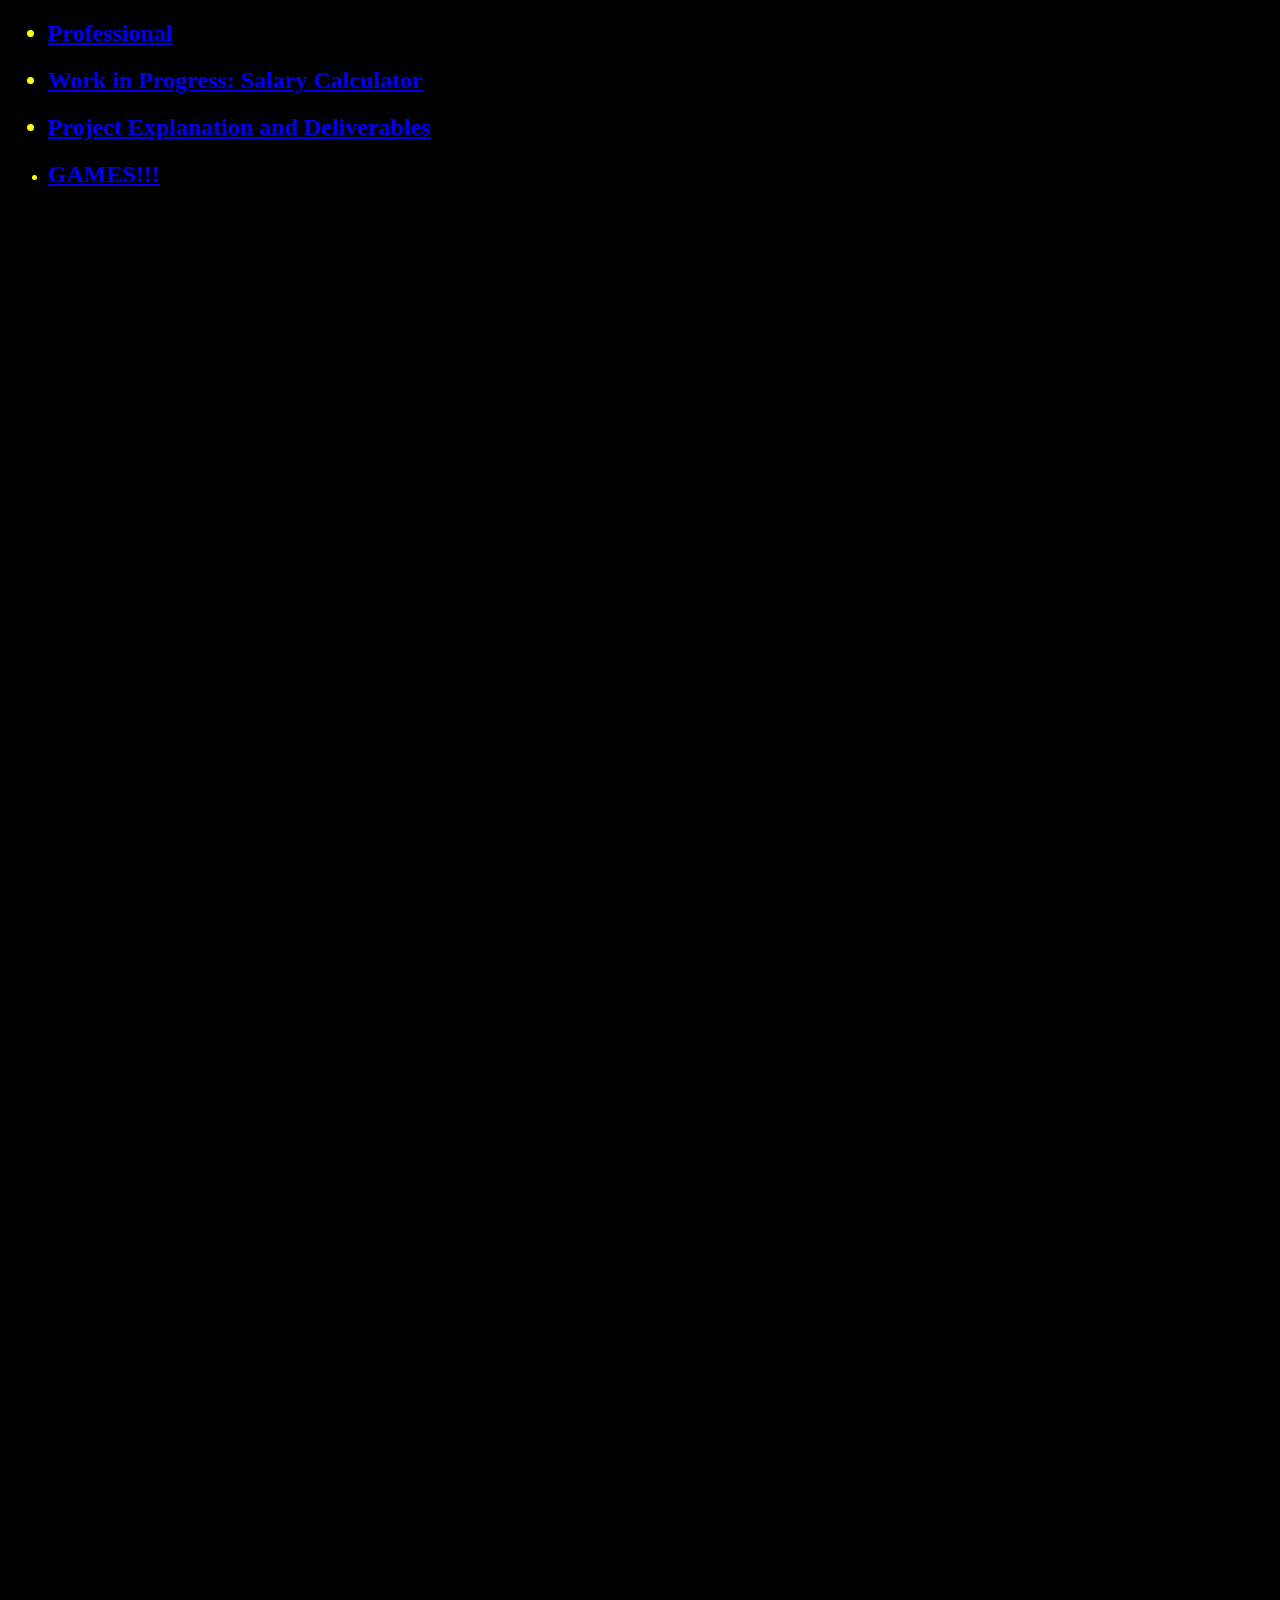
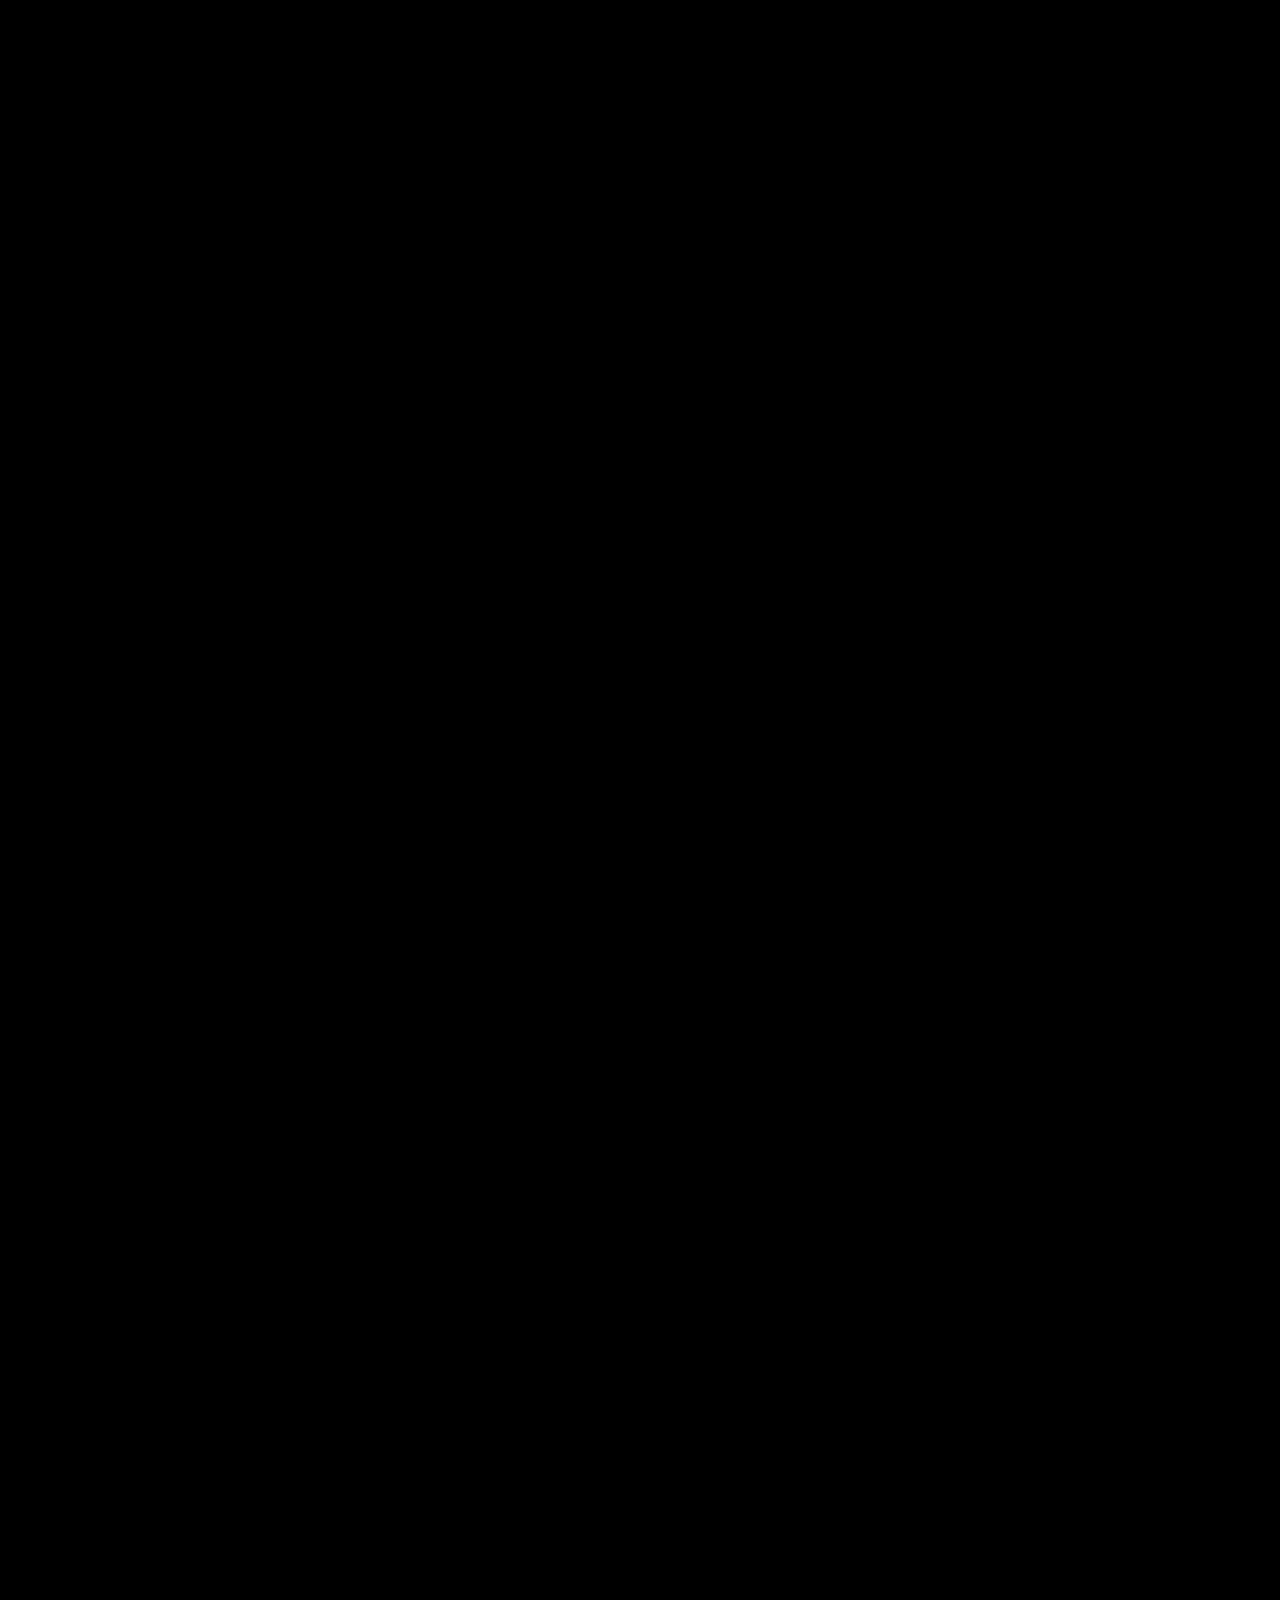
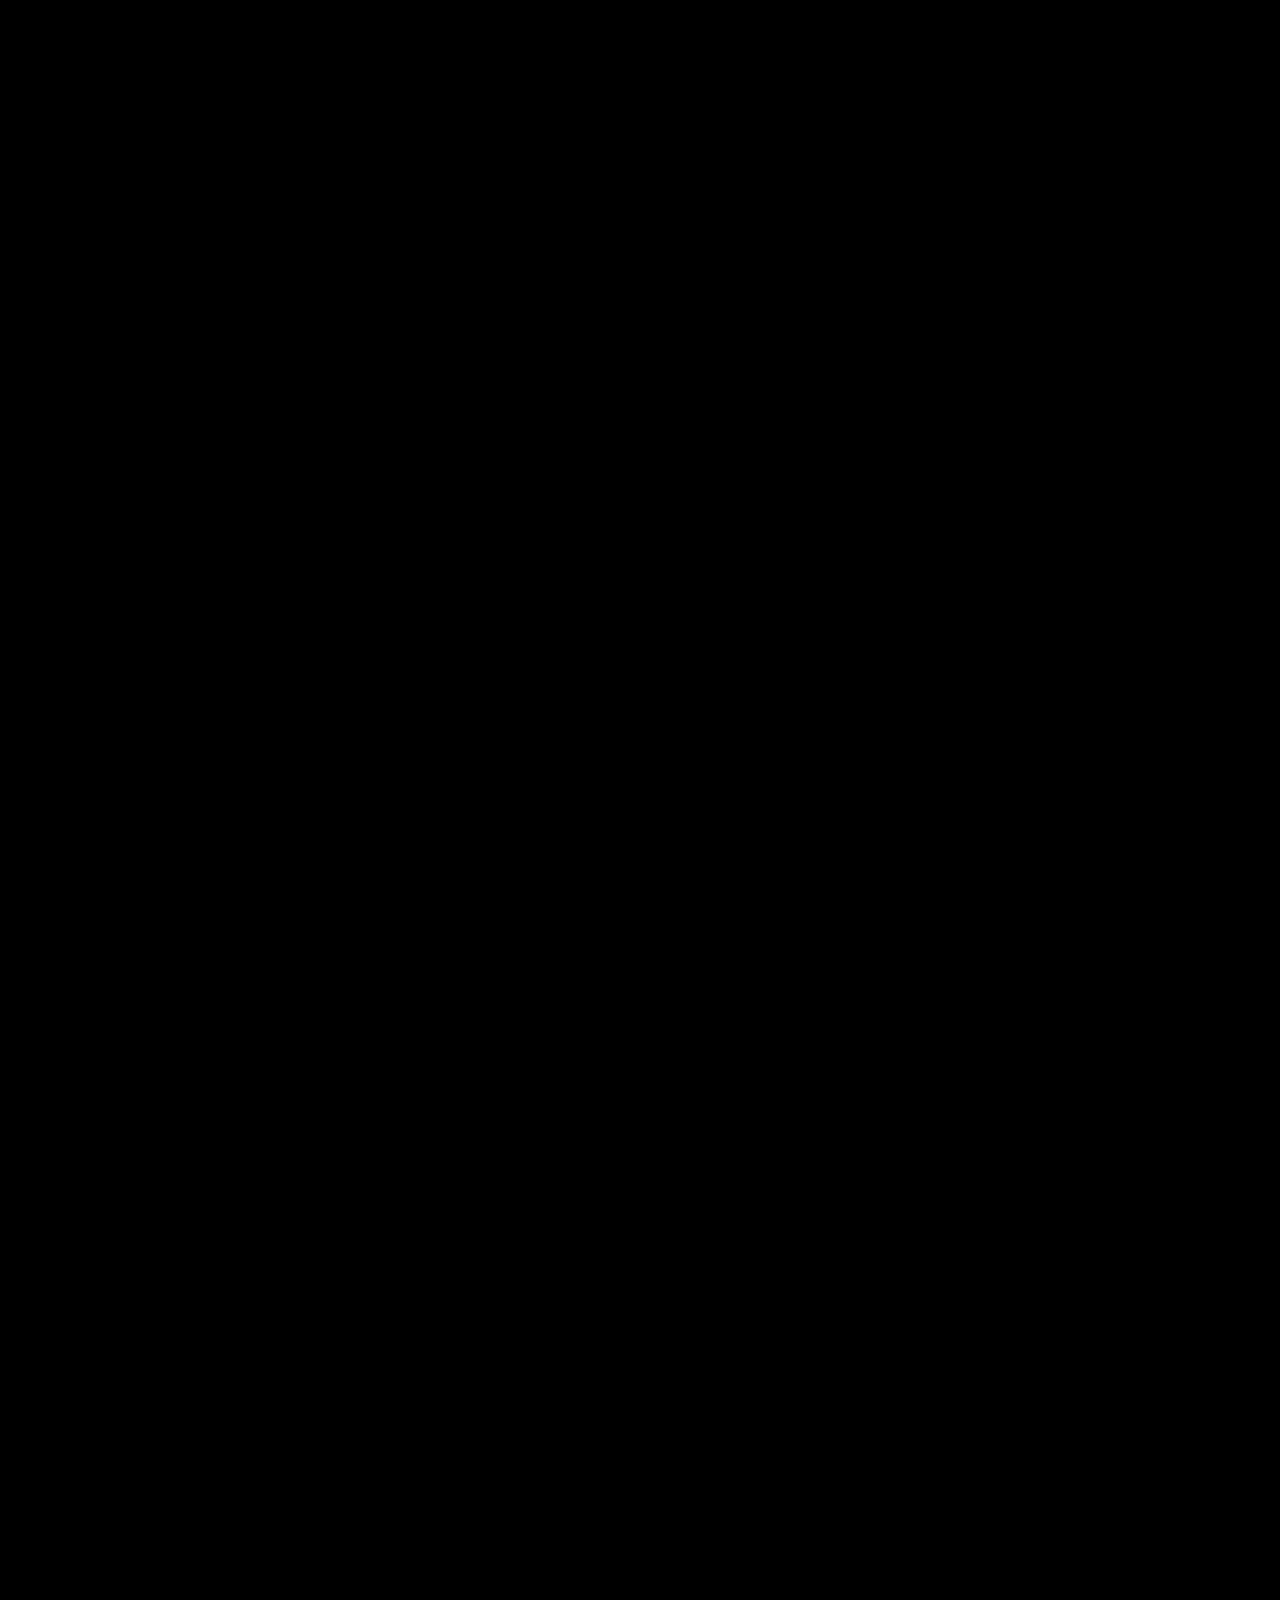
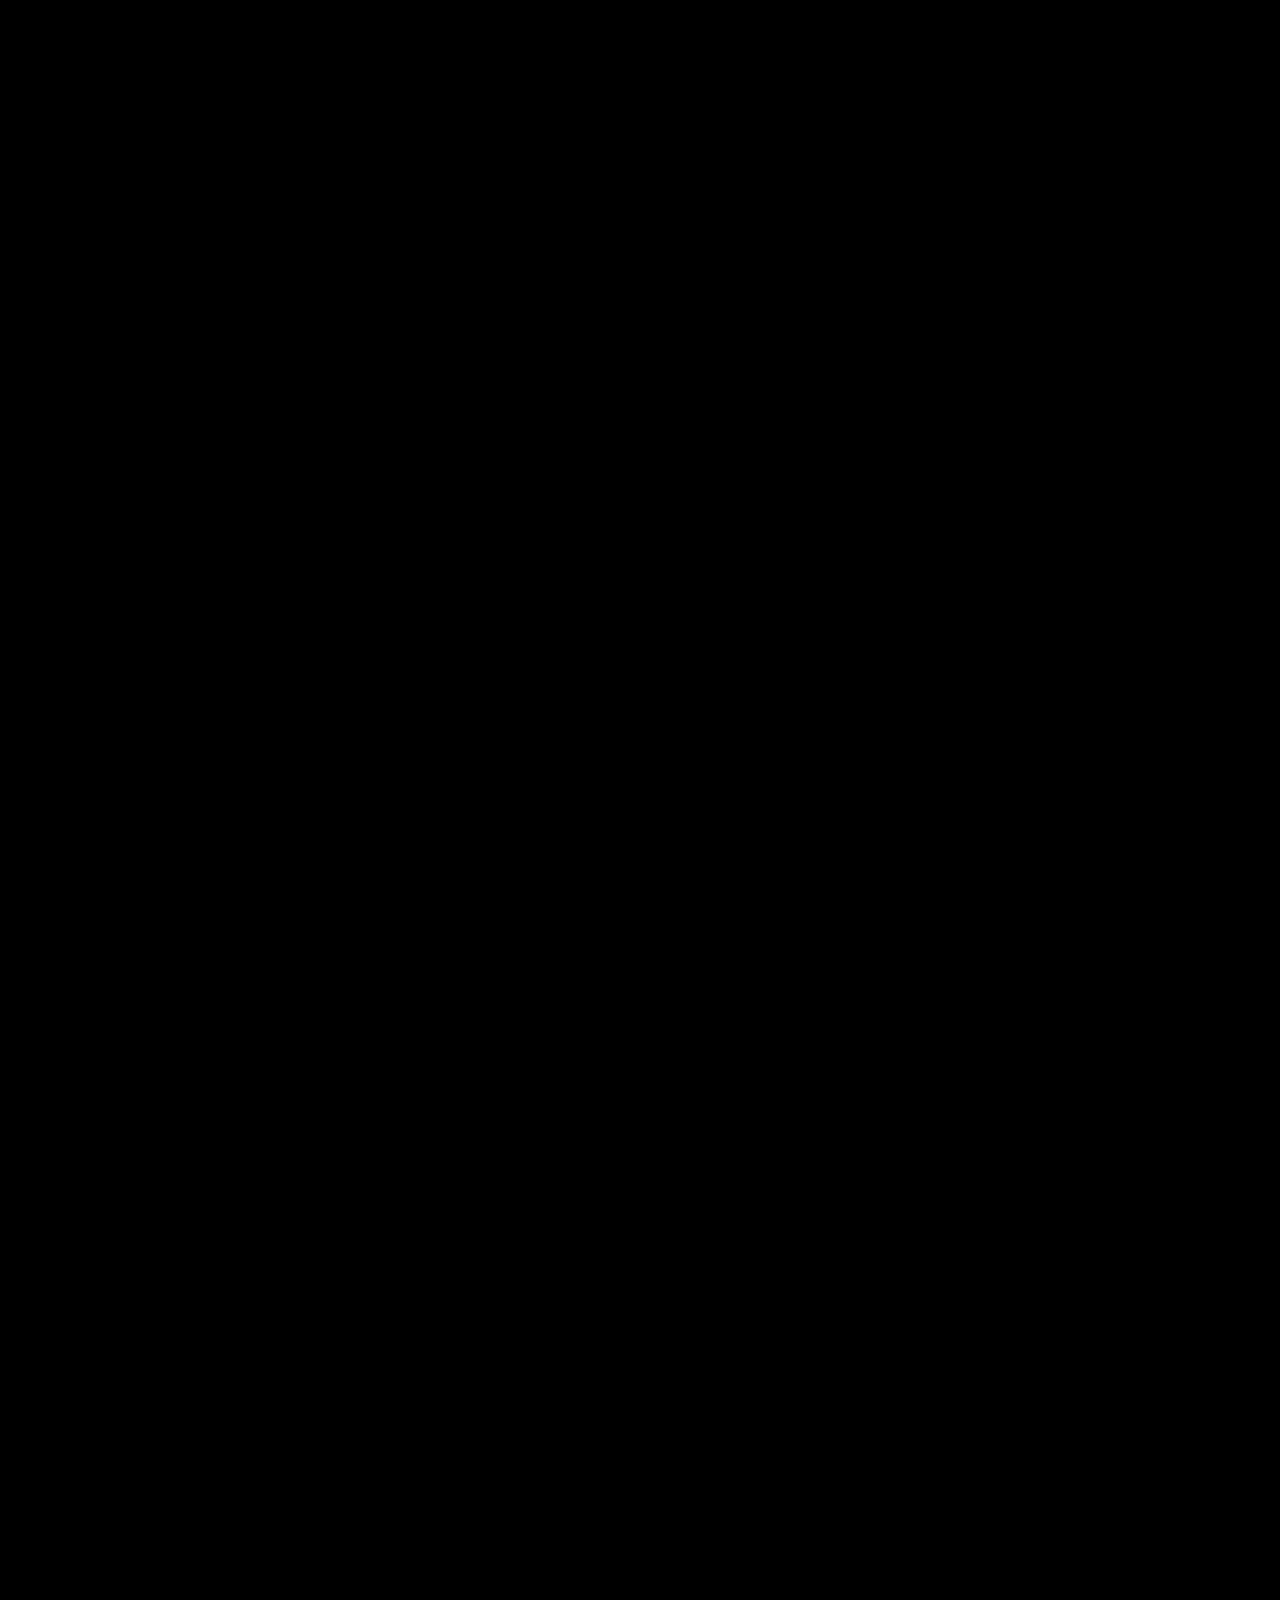
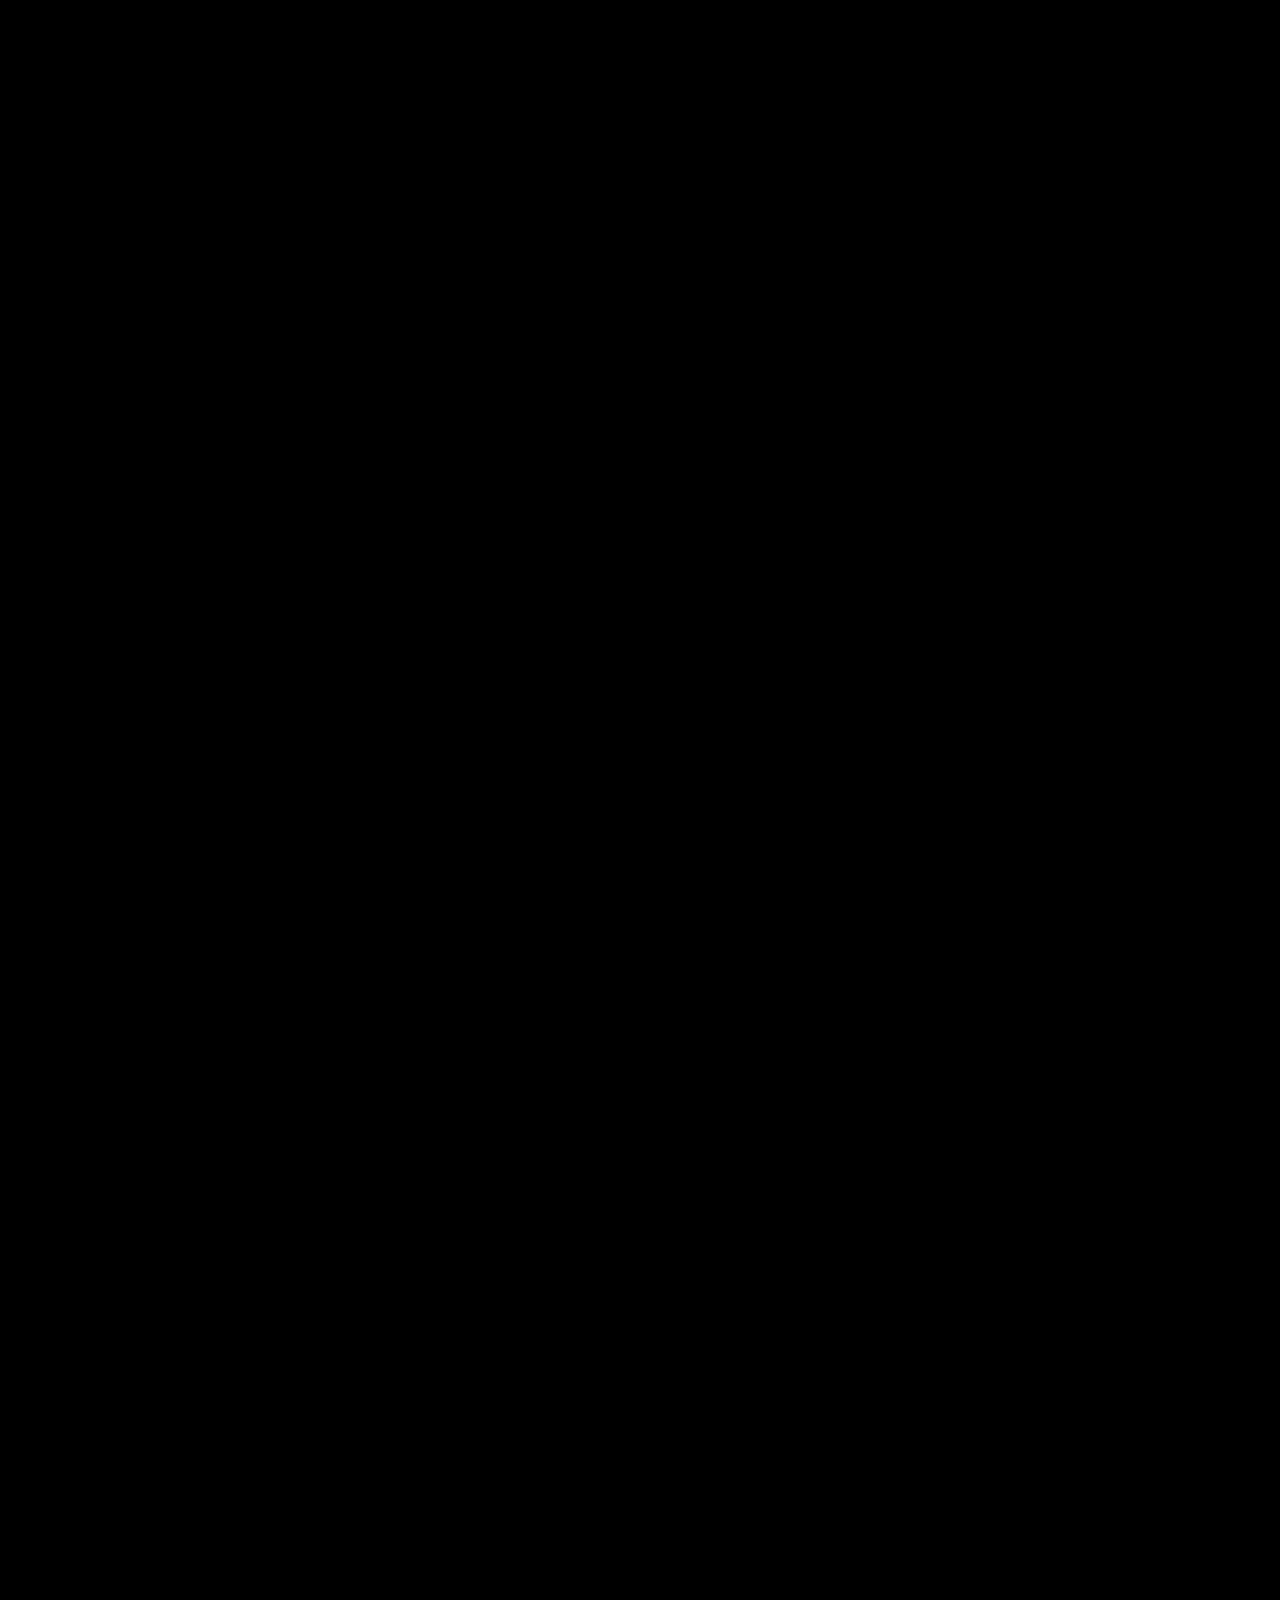
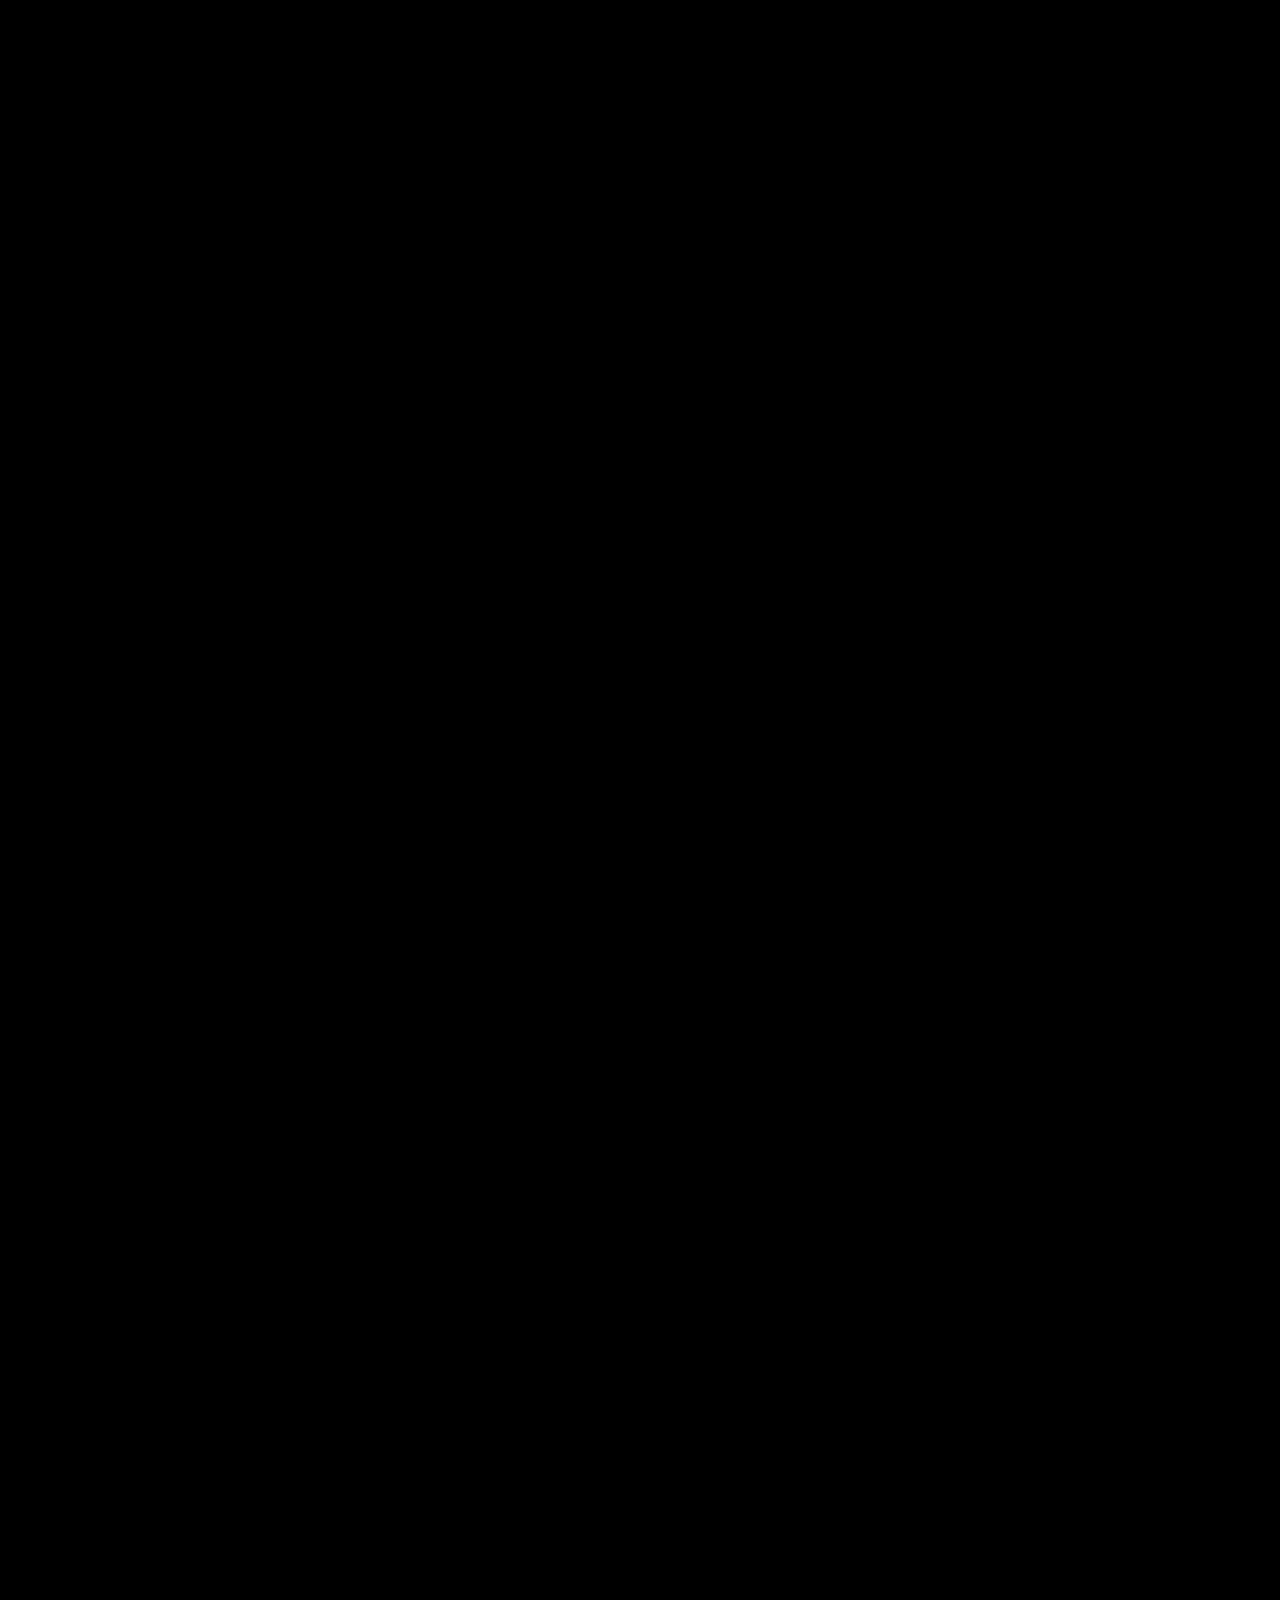
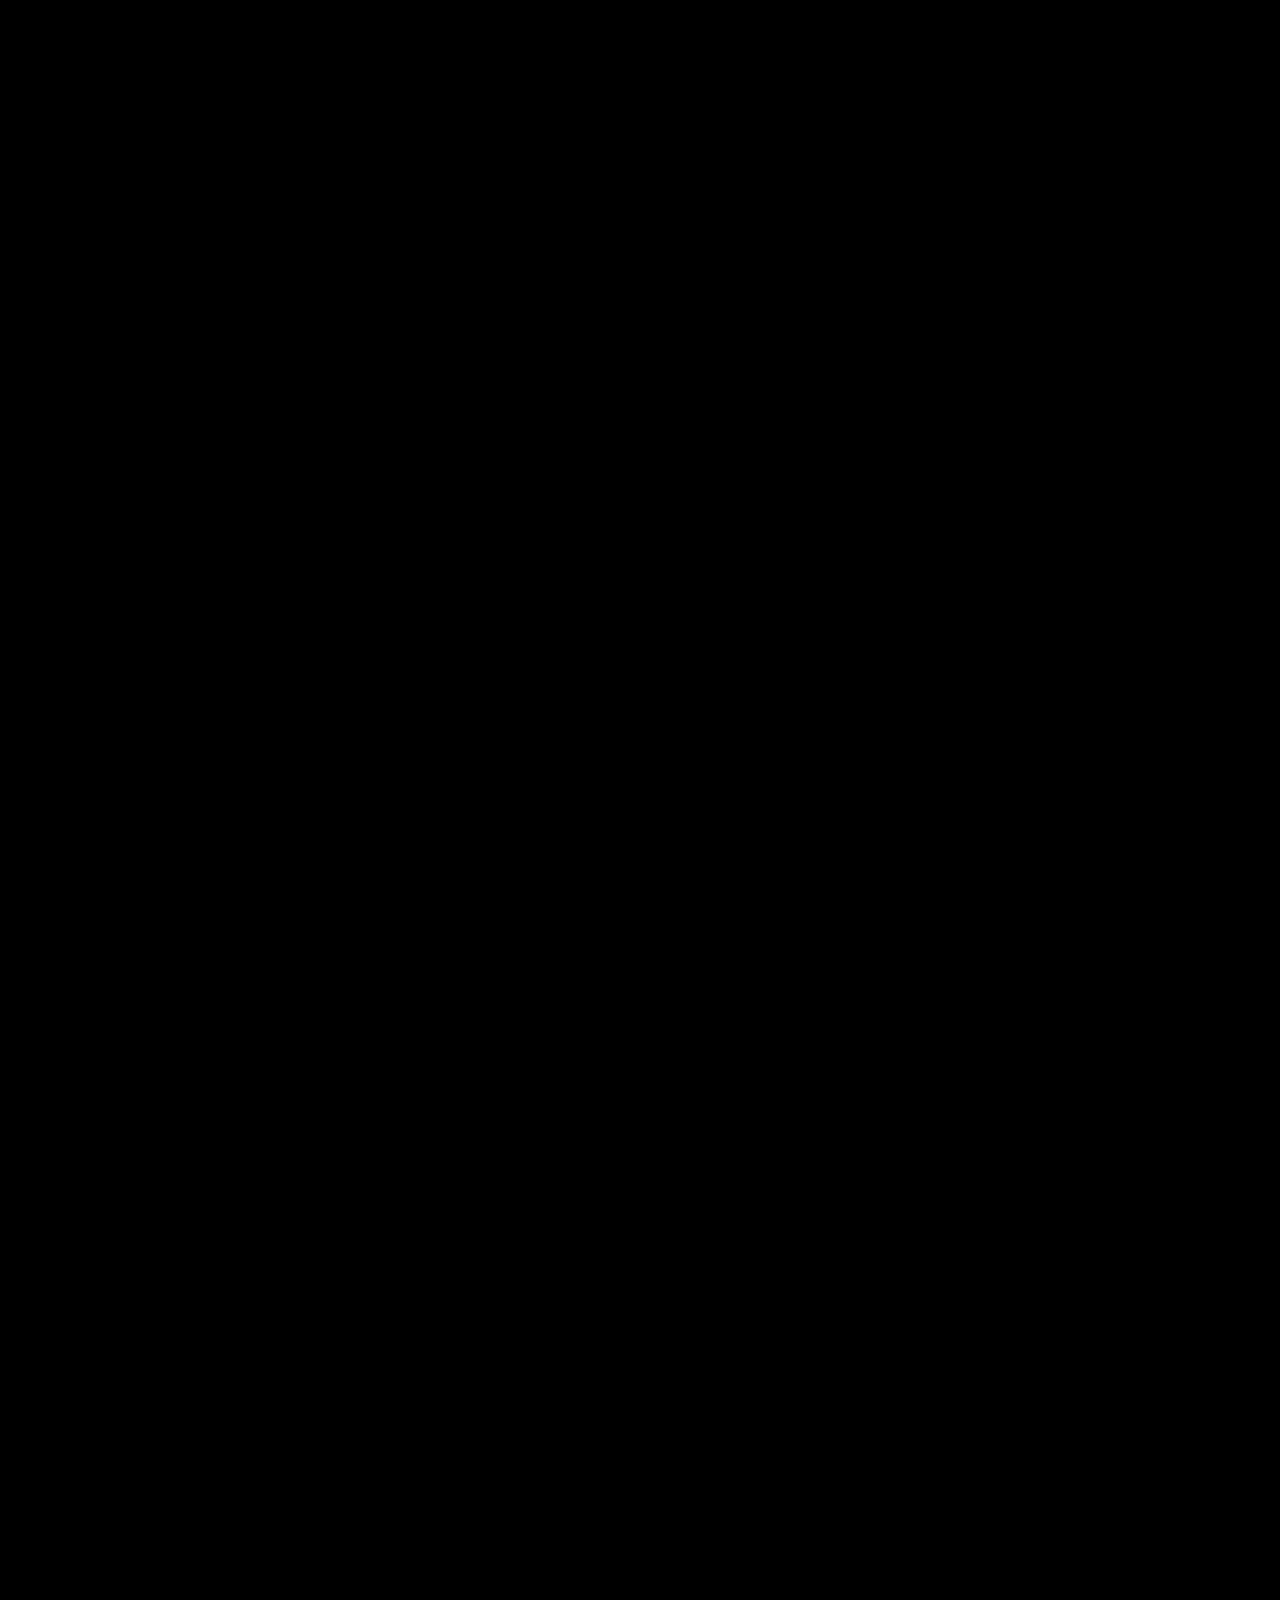
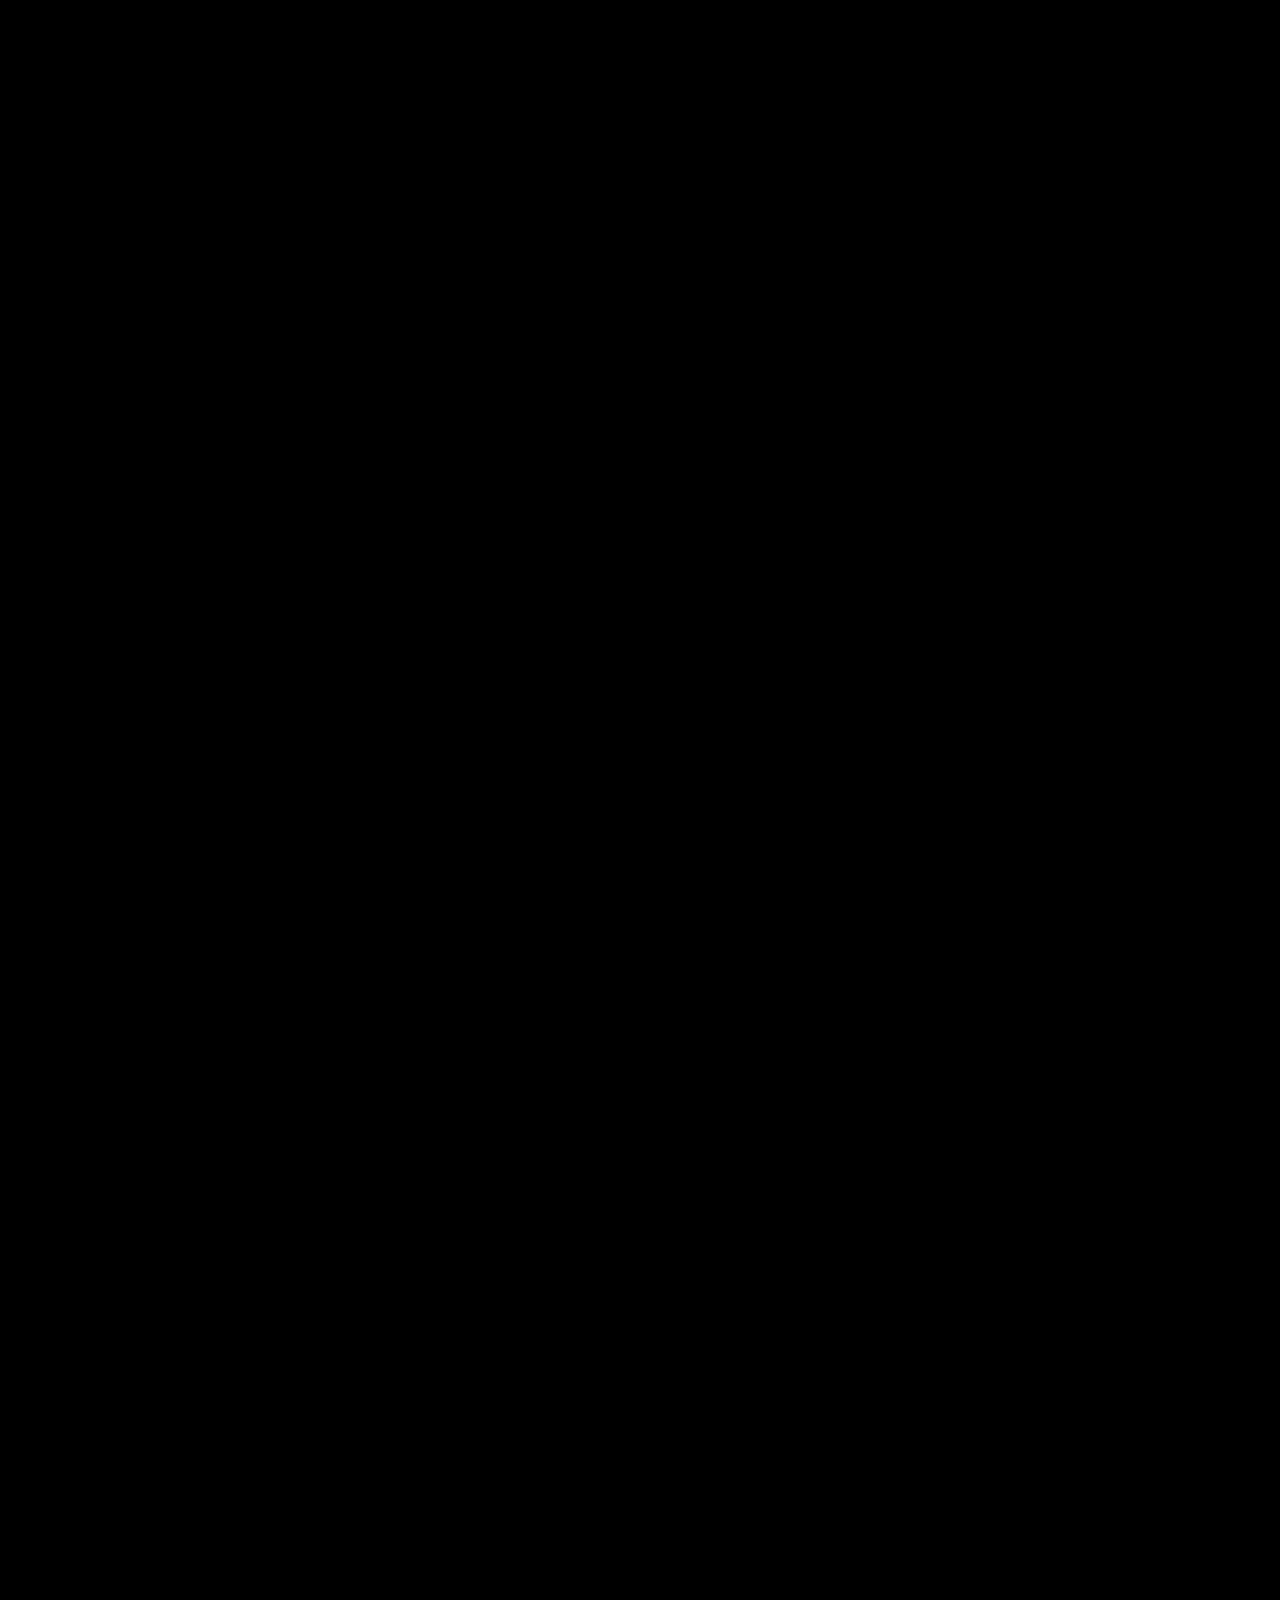
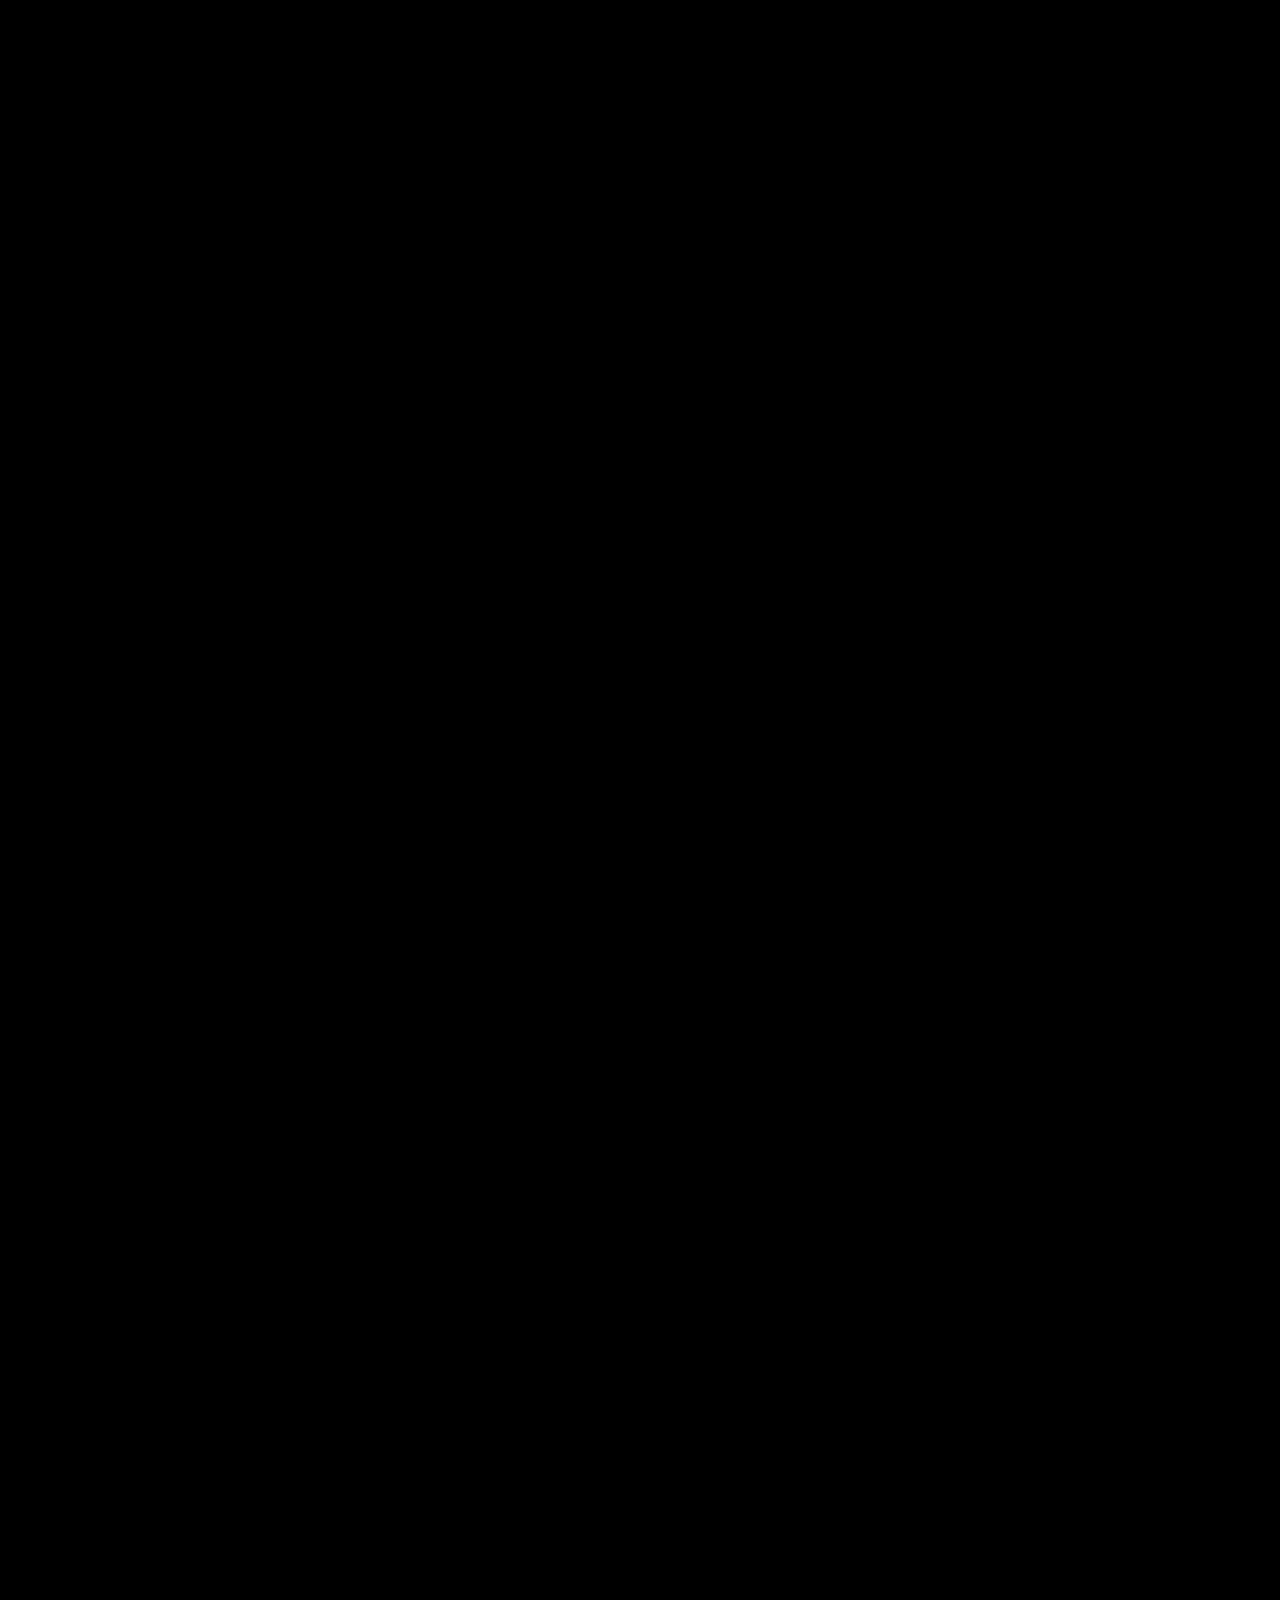
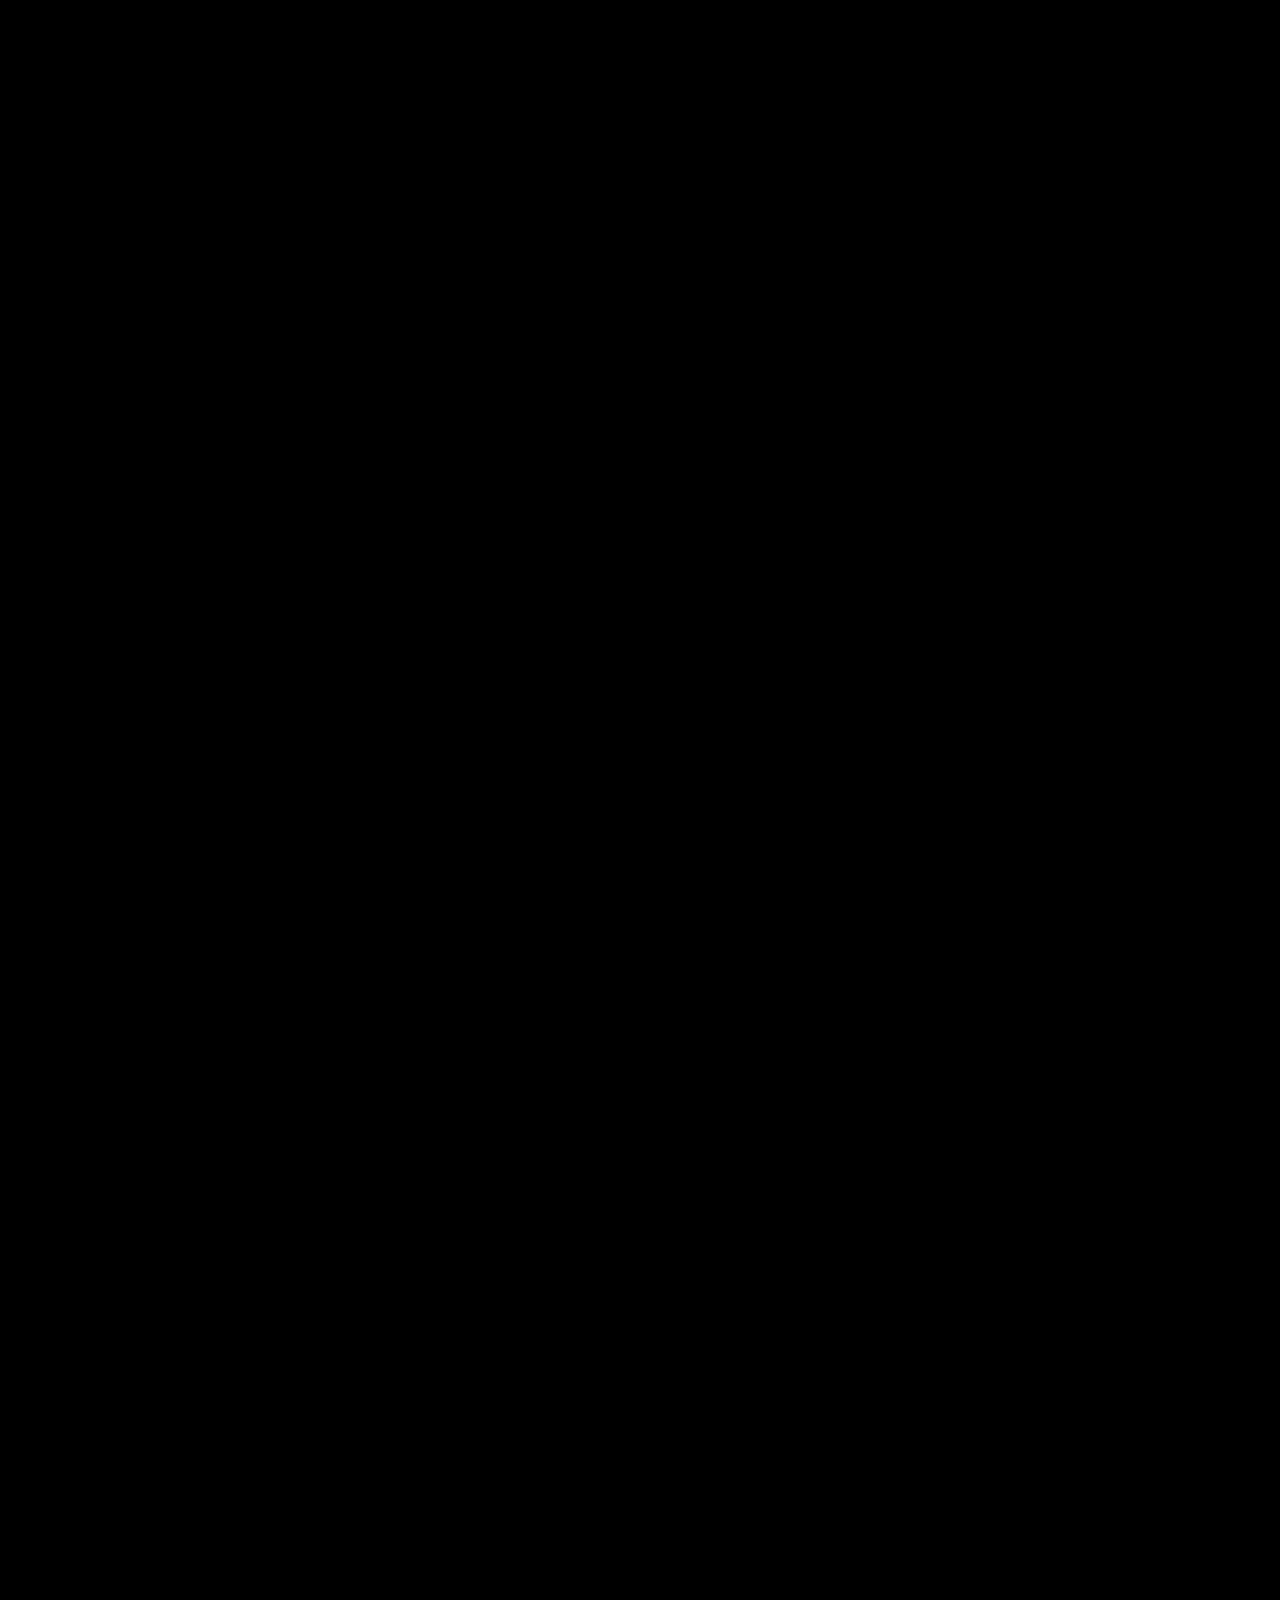
<file: web/index.html>
<!DOCTYPE html>
<html>
    <head>
        <ul>
          <div bar><h2><li><a href="Serious.html">Professional</a></li></h2>
              <div bar><h2><li><a href="http://f17-msci3300-08.azurewebsites.net/HW3/index.jsp">Work in Progress: Salary Calculator</a></li></h2>
                  <div bar><h2><li><a href="Serious_1.html">Project Explanation and Deliverables</a></li></h2>
            <div> <li><h2><a href="Snake.html">GAMES!!!</a></h2></li></div>
</ul>
        <link rel="stylesheet" type="text/css" href="css.css">
        <meta charset="UTF-8">
        <meta name="viewport" content="width=device-width, initial-scale=1.0">
    </head>
    
    <body>
       
        <audio autoplay hidden="true">
  <source src="StarWars.mp3" type="audio/mpeg">
Your browser does not support the audio element.
</audio>
        
        
        
<section class="star-wars">
  <div class="crawl">
    <div class="title">
      <p><img src="Doge.png" alt="Doge"></p>
      <h1>A New Project</h1>
    </div>
    
    <p>It was a period of great struggle. The humility I learned from conquering HW 4-6 has given me confidence in my programming skills. The experience of creating a Website from scratch by using SQL, Java, Html, and CSS will positively impact my future in the business world.</p>
      
      <p>During My Conquest, I came across a very difficult Homework assignment. That is HW3: Revenge of the Salary Calculator.</p>

    <p>Through family hardship or the cancer diagnoses of a friend, I have learned about my inner strength, and learned to rely on my computer skills. No matter the challenges I face in my future, I feel more prepared to deal with them….</p>
  </div>
</section>
        
    </body>
    </html>
</file>
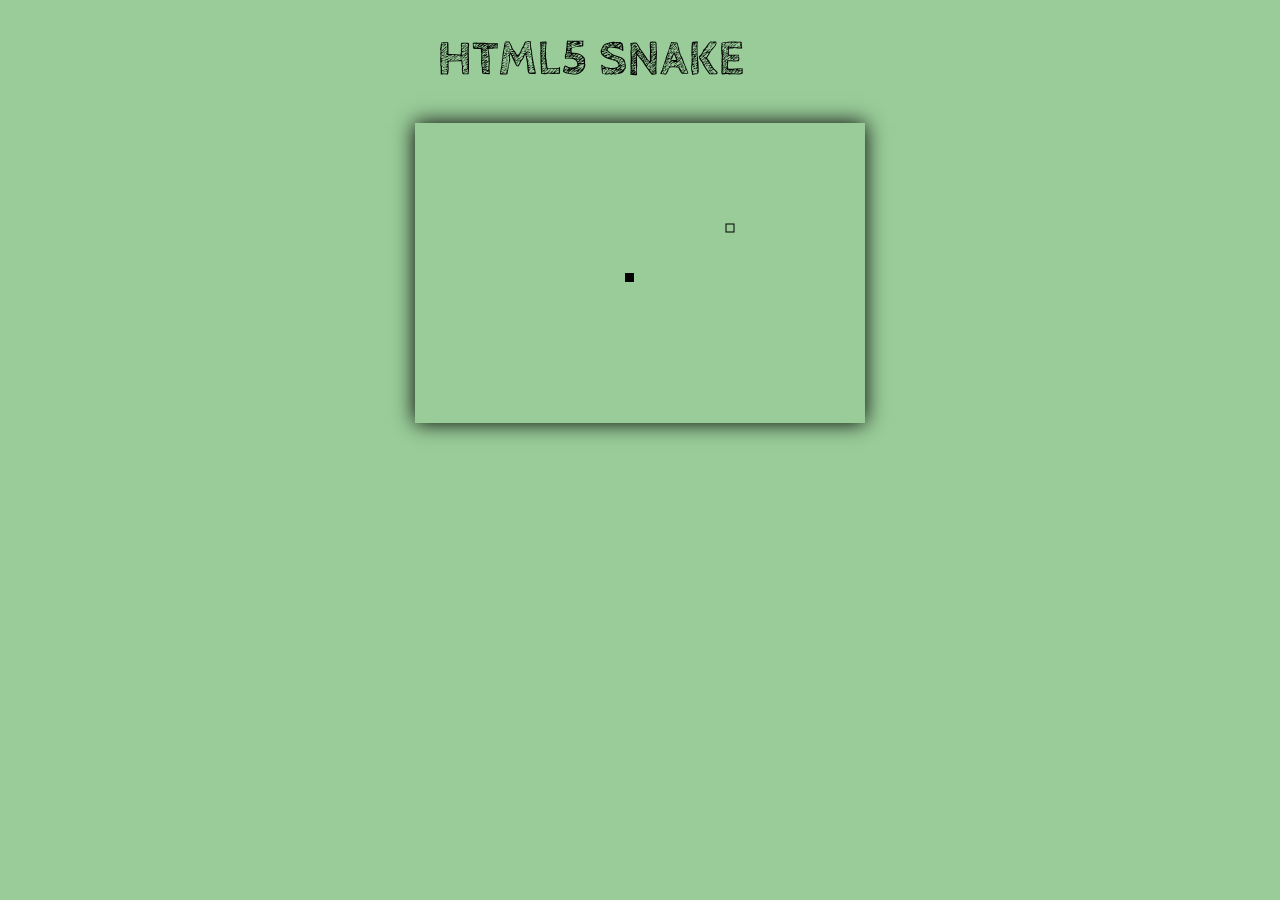
<file: web/Connect4.html>
<!DOCTYPE html>
<!--
To change this license header, choose License Headers in Project Properties.
To change this template file, choose Tools | Templates
and open the template in the editor.
-->
<html>
    <head>
        <title>HTML5 Snake</title>
    <meta charset="utf-8" />
		<link href='http://fonts.googleapis.com/css?family=Cabin+Sketch:bold' rel='stylesheet' type='text/css'>

		<style type="text/css">
			body {
				background:#9c9;
				text-align:center;
			}
			canvas {
				background:#9c9;
				-webkit-box-shadow:0 0 20px #000;
				-moz-box-shadow: 0 0 20px #000;
				box-shadow:0 0 20px #000;
			}
			h1 { font-family: 'Cabin Sketch', arial, serif; font-size:50px;
				 text-indent: -100px;margin-bottom:20;margin-top:30px}
		</style>



		<script type="text/javascript">
			/**
			 * @license HTML5 experiment Snake
			 * http://www.xarg.org/project/html5-snake/
			 *
			 * Copyright (c) 2011, Robert Eisele (robert@xarg.org)
			 * Dual licensed under the MIT or GPL Version 2 licenses.
			 **/
			function init() {
				var ctx;
				var turn  = [];
				var xV = [-1, 0, 1, 0];
				var yV = [0, -1, 0, 1];
				var queue = [];
				var elements = 1;
				var map = [];
				var X = 5 + (Math.random() * (45 - 10))|0;
				var Y = 5 + (Math.random() * (30 - 10))|0;
				var direction = Math.random() * 3 | 0;
				var interval = 0;
				var score = 0;
				var inc_score = 50;
				var sum = 0, easy = 0;
				var i, dir;
				var canvas = document.createElement('canvas');
				for (i = 0; i < 45; i++) {
					map[i] = [];
				}
				canvas.setAttribute('width', 45 * 10);
				canvas.setAttribute('height', 30 * 10);
				ctx = canvas.getContext('2d');
				document.body.appendChild(canvas);
				function placeFood() {
					var x, y;
					do {
						x = Math.random() * 45|0;
						y = Math.random() * 30|0;
					} while (map[x][y]);
					map[x][y] = 1;
					ctx.strokeRect(x * 10 + 1, y * 10 + 1, 10 - 2, 10 - 2);
				}
				placeFood();
				function clock() {
					if (easy) {
						X = (X+45)%45;
						Y = (Y+30)%30;
					}
					--inc_score;
					if (turn.length) {
						dir = turn.pop();
						if ((dir % 2) !== (direction % 2)) {
							direction = dir;
						}
					}
					if (
					(easy || (0 <= X && 0 <= Y && X < 45 && Y < 30))
						&& 2 !== map[X][Y]) {
						if (1 === map[X][Y]) {
							score+= Math.max(5, inc_score);
							inc_score = 50;
							placeFood();
							elements++;
						}
						ctx.fillRect(X * 10, Y * 10, 10 - 1, 10 - 1);
						map[X][Y] = 2;
						queue.unshift([X, Y]);
						X+= xV[direction];
						Y+= yV[direction];
						if (elements < queue.length) {
							dir = queue.pop()
							map[dir[0]][dir[1]] = 0;
							ctx.clearRect(dir[0] * 10, dir[1] * 10, 10, 10);
						}
					} else if (!turn.length) {
						if (confirm("You lost! Play again? Your Score is " + score)) {
							ctx.clearRect(0, 0, 450, 300);
							queue = [];
							elements = 1;
							map = [];
							X = 5 + (Math.random() * (45 - 10))|0;
							Y = 5 + (Math.random() * (30 - 10))|0;
							direction = Math.random() * 3 | 0;
							score = 0;
							inc_score = 50;
							for (i = 0; i < 45; i++) {
								map[i] = [];
							}
							placeFood();
						} else {
							window.clearInterval(interval);
							window.location = "/projects/";
						}
					}
				}
				interval = window.setInterval(clock, 60);
				document.onkeydown = function(e) {
					var code = e.keyCode - 37;
					/*
					 * 0: left
					 * 1: up
					 * 2: right
					 * 3: down
					 **/
					if (0 <= code && code < 4 && code !== turn[0]) {
						turn.unshift(code);
					} else if (-5 == code) {
						if (interval) {
							window.clearInterval(interval);
							interval = null;
						} else {
							interval = window.setInterval(clock, 60);
						}
					} else { // O.o
						dir = sum + code;
						if (dir == 44||dir==94||dir==126||dir==171) {
							sum+= code
						} else if (dir === 218) easy = 1;
					}
				}
			}
		</script>
	</head>

	<body onload="init()">
		<h1>HTML5 SNAKE</h1>
	</body>
	
</html>
</file>
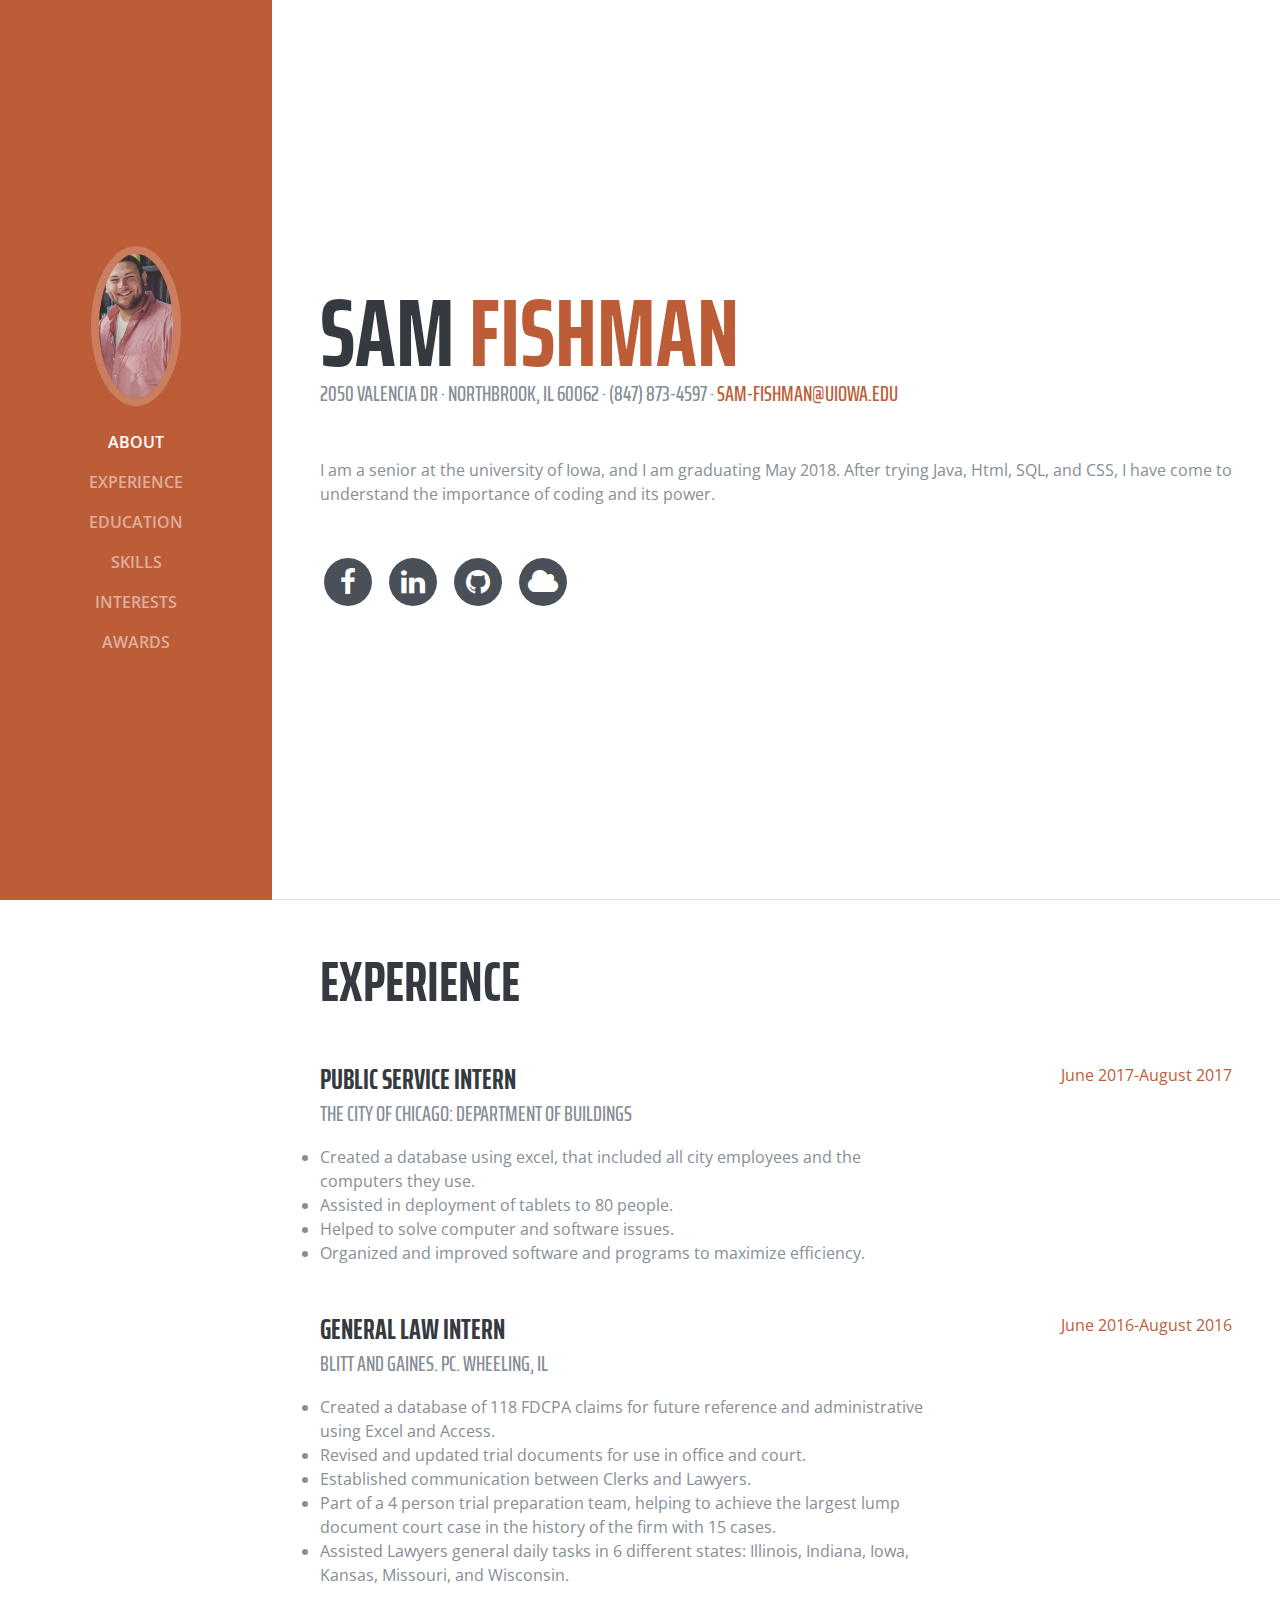
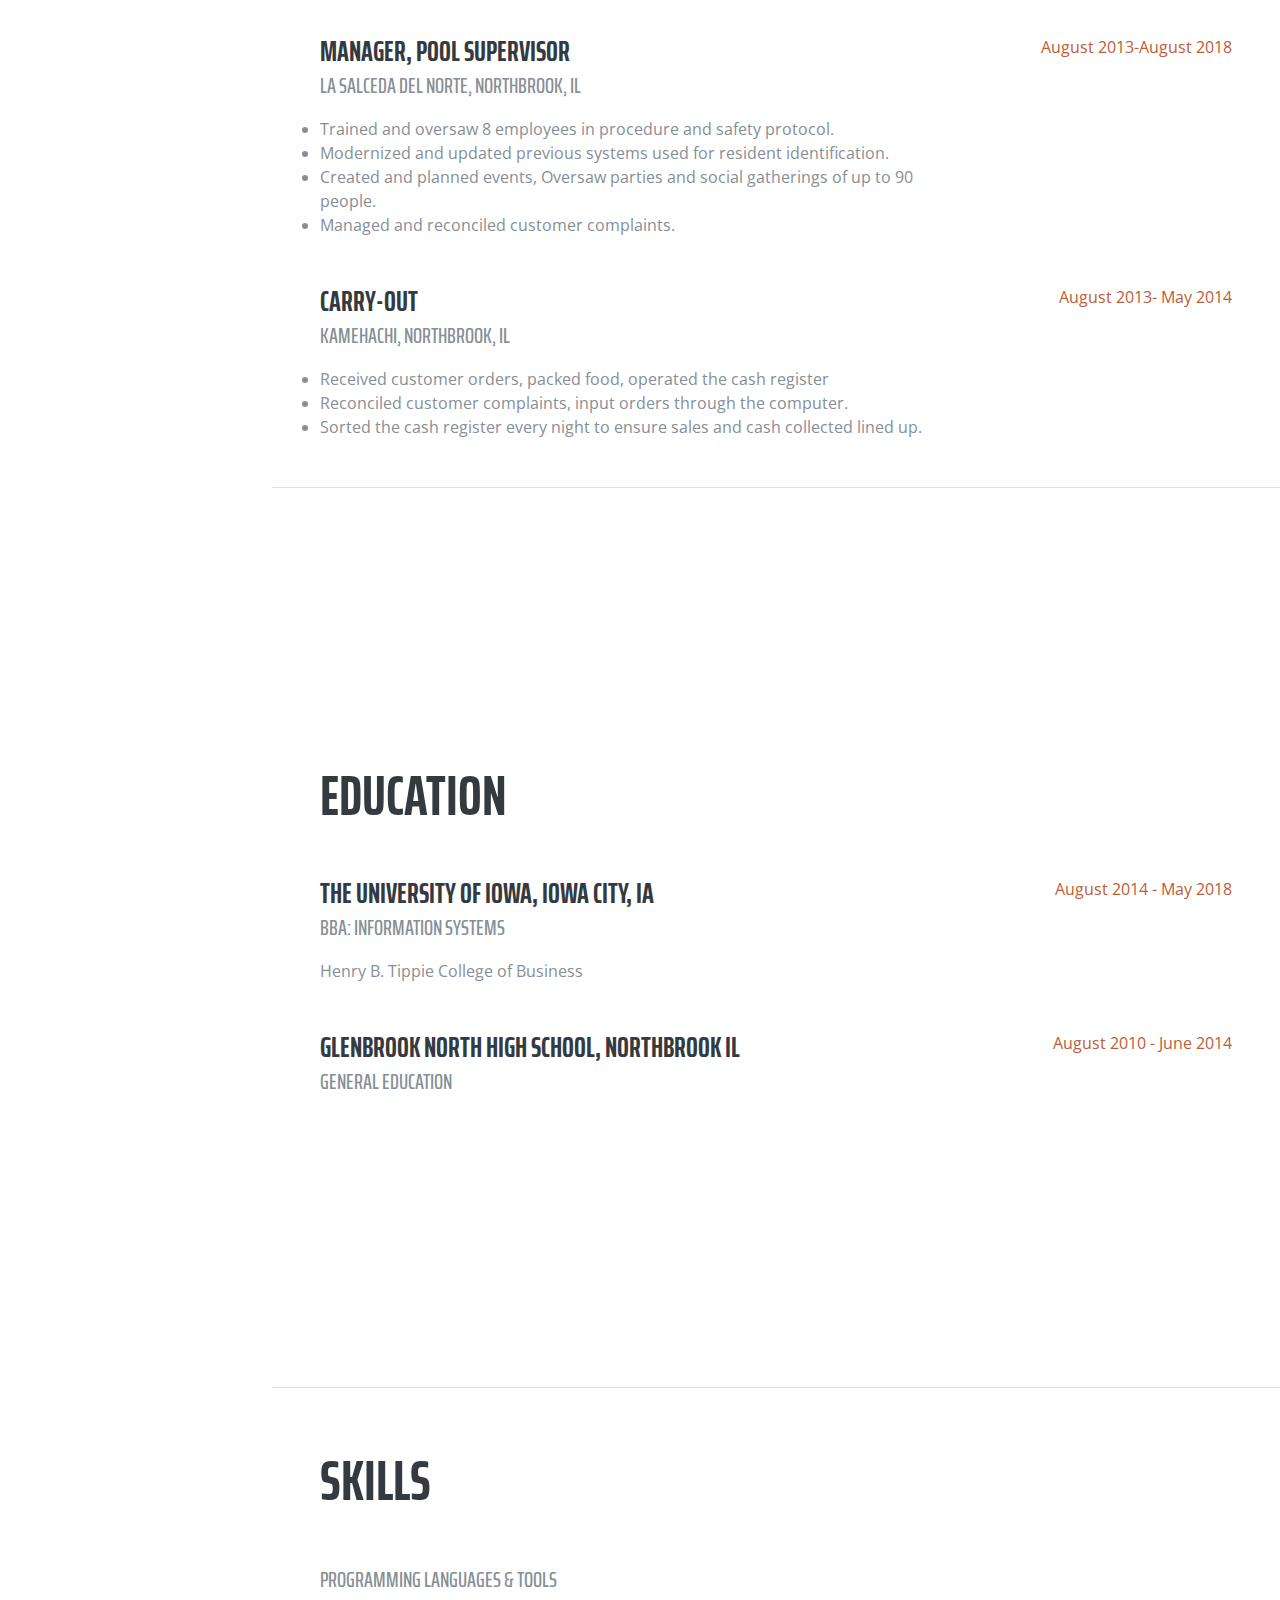
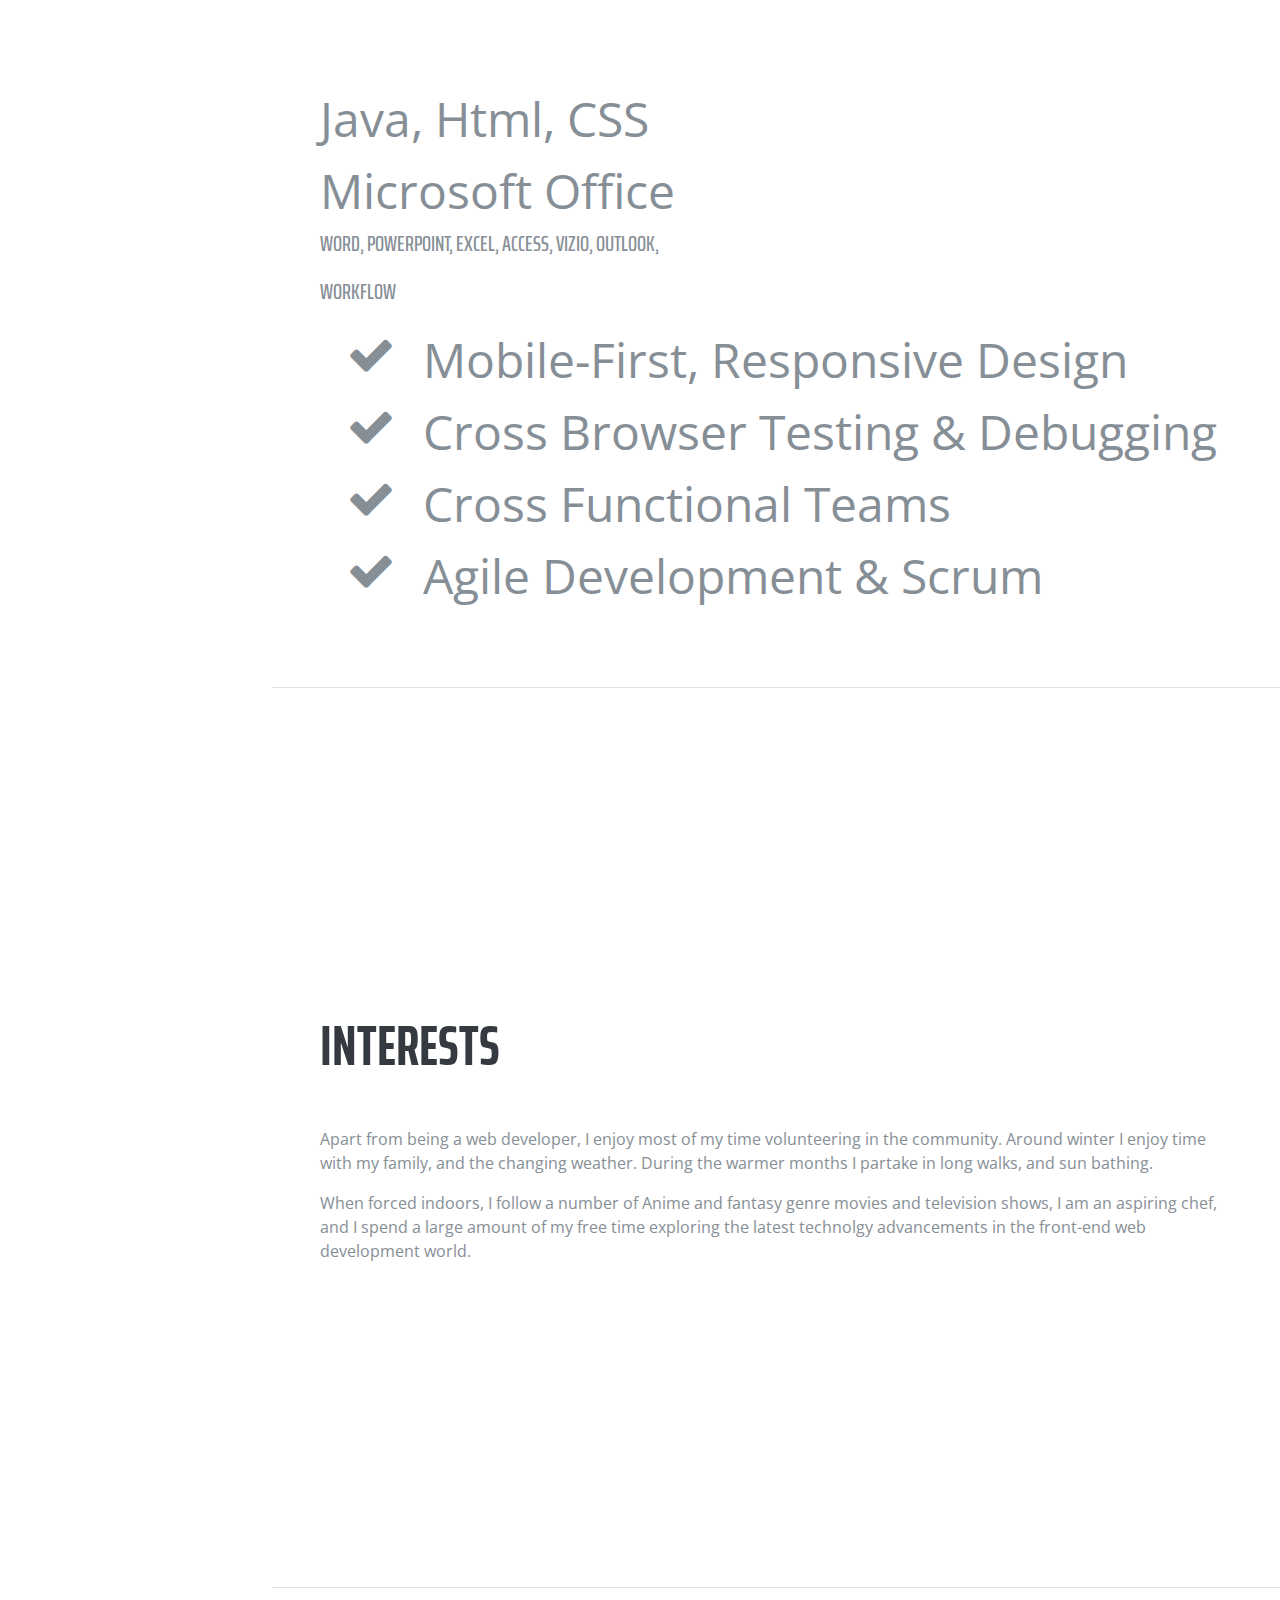
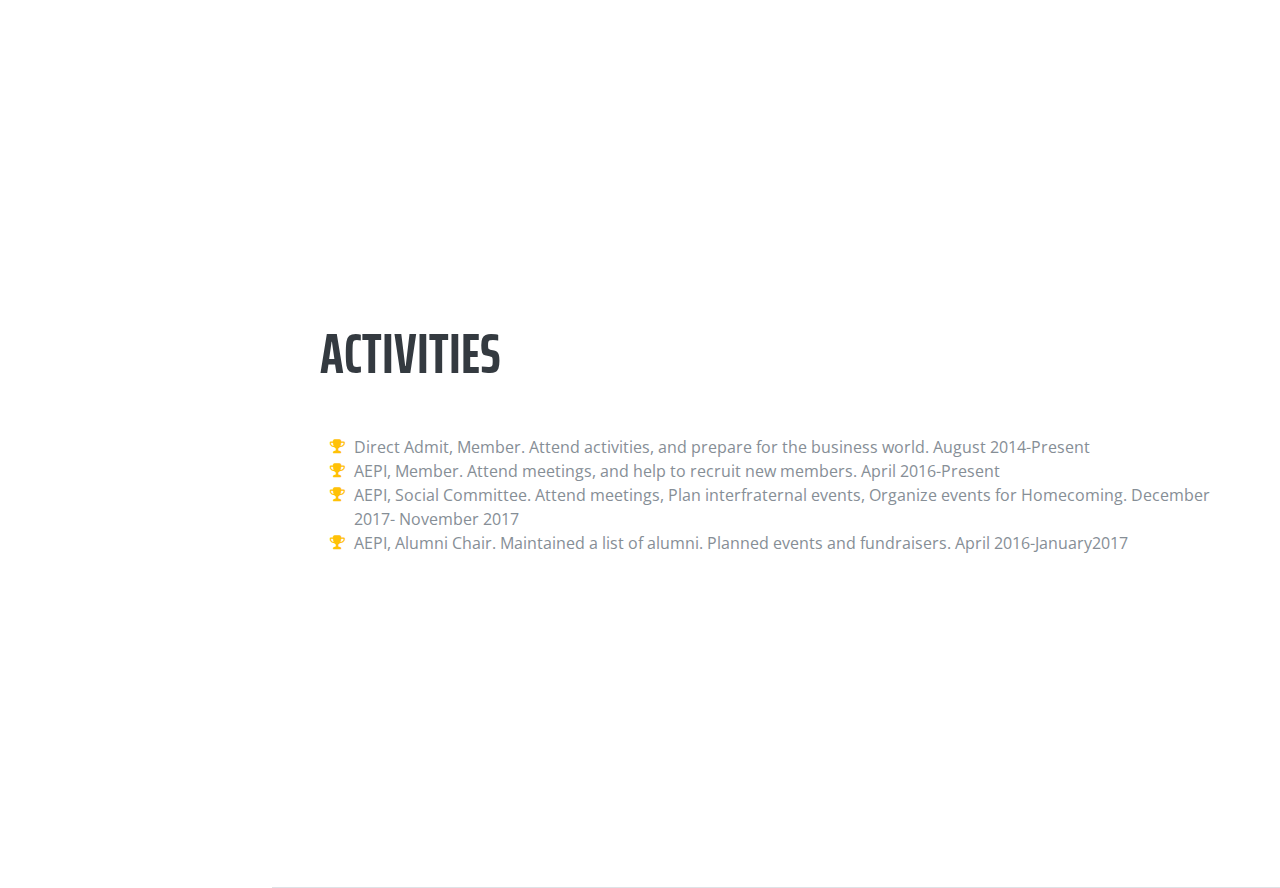
<file: web/Serious.html>
<!DOCTYPE html>
<html lang="en">

  <head>

    <meta charset="utf-8">
    <meta name="viewport" content="width=device-width, initial-scale=1, shrink-to-fit=no">
    <meta name="description" content="">
    <meta name="author" content="">

    <title>Resume - Start Bootstrap Theme</title>

    <!-- Bootstrap core CSS -->
    <link href="vendor/bootstrap/css/bootstrap.min.css" rel="stylesheet">

    <!-- Custom fonts for this template -->
    <link href="https://fonts.googleapis.com/css?family=Saira+Extra+Condensed:100,200,300,400,500,600,700,800,900" rel="stylesheet">
    <link href="https://fonts.googleapis.com/css?family=Open+Sans:300,300i,400,400i,600,600i,700,700i,800,800i" rel="stylesheet">
    <link href="vendor/font-awesome/css/font-awesome.min.css" rel="stylesheet">
    <link href="vendor/devicons/css/devicons.min.css" rel="stylesheet">
    <link href="vendor/simple-line-icons/css/simple-line-icons.css" rel="stylesheet">

    <!-- Custom styles for this template -->
    <link href="css/resume.min.css" rel="stylesheet">

  </head>

  <body id="page-top">

    <nav class="navbar navbar-expand-lg navbar-dark bg-primary fixed-top" id="sideNav">
      <a class="navbar-brand js-scroll-trigger" href="#page-top">
        <span class="d-block d-lg-none">Start Bootstrap</span>
        <span class="d-none d-lg-block">
          <img class="img-fluid img-profile rounded-circle mx-auto mb-2" src="img/sam-prof.jpg" alt="">
        </span>
      </a>
      <button class="navbar-toggler" type="button" data-toggle="collapse" data-target="#navbarSupportedContent" aria-controls="navbarSupportedContent" aria-expanded="false" aria-label="Toggle navigation">
        <span class="navbar-toggler-icon"></span>
      </button>
      <div class="collapse navbar-collapse" id="navbarSupportedContent">
        <ul class="navbar-nav">
          <li class="nav-item">
            <a class="nav-link js-scroll-trigger" href="#about">About</a>
          </li>
          <li class="nav-item">
            <a class="nav-link js-scroll-trigger" href="#experience">Experience</a>
          </li>
          <li class="nav-item">
            <a class="nav-link js-scroll-trigger" href="#education">Education</a>
          </li>
          <li class="nav-item">
            <a class="nav-link js-scroll-trigger" href="#skills">Skills</a>
          </li>
          <li class="nav-item">
            <a class="nav-link js-scroll-trigger" href="#interests">Interests</a>
          </li>
          <li class="nav-item">
            <a class="nav-link js-scroll-trigger" href="#awards">Awards</a>
          </li>
        </ul>
      </div>
    </nav>

    <div class="container-fluid p-0">

      <section class="resume-section p-3 p-lg-5 d-flex d-column" id="about">
        <div class="my-auto">
          <h1 class="mb-0">Sam
            <span class="text-primary">Fishman</span>
          </h1>
          <div class="subheading mb-5">2050 Valencia Dr · Northbrook, IL 60062 · (847) 873-4597 ·
            <a href="mailto:name@email.com">sam-fishman@uiowa.edu</a>
          </div>
          <p class="mb-5">I am a senior at the university of Iowa, and I am graduating May 2018. After trying Java, Html, SQL, and CSS, I have come to understand the importance of coding and its power.  </p>
          <ul class="list-inline list-social-icons mb-0">
            <li class="list-inline-item">
              <a href="https://www.facebook.com/sam.a.fishman">
                <span class="fa-stack fa-lg">
                  <i class="fa fa-circle fa-stack-2x"></i>
                  <i class="fa fa-facebook fa-stack-1x fa-inverse"></i>
                </span>
              </a>
            </li>
            
            <li class="list-inline-item">
              <a href="https://www.linkedin.com/in/sam-fishman-826b98154/">
                <span class="fa-stack fa-lg">
                  <i class="fa fa-circle fa-stack-2x"></i>
                  <i class="fa fa-linkedin fa-stack-1x fa-inverse"></i>
                </span>
              </a>
            </li>
            <li class="list-inline-item">
              <a href="https://github.com/fishsam">
                <span class="fa-stack fa-lg">
                  <i class="fa fa-circle fa-stack-2x"></i>
                  <i class="fa fa-github fa-stack-1x fa-inverse"></i>
                </span>
              </a>
            </li>
            <li class="list-inline-item">
              <a href="http://f17-msci3300-08.azurewebsites.net/FAMILYApp/">
                <span class="fa-stack fa-lg">
                  <i class="fa fa-circle fa-stack-2x"></i>
                  <i class="fa fa-cloud fa-stack-1x fa-inverse"></i>
                </span>
              </a>
            </li>
          </ul>
        </div>
      </section>

      <section class="resume-section p-3 p-lg-5 d-flex flex-column" id="experience">
        <div class="my-auto">
          <h2 class="mb-5">Experience</h2>

          <div class="resume-item d-flex flex-column flex-md-row mb-5">
            <div class="resume-content mr-auto">
              <h3 class="mb-0">Public Service Intern</h3>
              <div class="subheading mb-3">The City of Chicago: Department of Buildings</div>
              <li>Created a database using excel, that included all city employees and the computers they use.</li>
              <li>Assisted in deployment of tablets to 80 people. </li>
              <li>Helped to solve computer and software issues.</li>
              <li>Organized and improved software and programs to maximize efficiency.</li>

            </div>
            <div class="resume-date text-md-right">
                <p><span class="text-primary">June 2017-August 2017</span></p>
            </div>
          </div>

          <div class="resume-item d-flex flex-column flex-md-row mb-5">
            <div class="resume-content mr-auto">
              <h3 class="mb-0">General Law Intern</h3>
              <div class="subheading mb-3">Blitt and Gaines. PC. Wheeling, IL</div>
              <li>Created a database of 118 FDCPA claims for future reference and administrative using Excel and Access.</li>
              <li>Revised and updated trial documents for use in office and court.</li>
              <li>Established communication between Clerks and Lawyers.</li>
              <li>Part of a 4 person trial preparation team, helping to achieve the largest lump document court case in the
history of the firm with 15 cases.</li>
              <li>Assisted Lawyers general daily tasks in 6 different states: Illinois, Indiana, Iowa, Kansas, Missouri, and Wisconsin.

              
            </div>
            <div class="resume-date text-md-right">
              <span class="text-primary">June 2016-August 2016</span>
            </div>
          </div>

          <div class="resume-item d-flex flex-column flex-md-row mb-5">
            <div class="resume-content mr-auto">
              <h3 class="mb-0">Manager, Pool Supervisor</h3>
              <div class="subheading mb-3">La Salceda Del Norte, Northbrook, IL</div>
              <li>Trained and oversaw 8 employees in procedure and safety protocol.</li>
              <li>Modernized and updated previous systems used for resident identification.</li>
              <li>Created and planned events, Oversaw parties and social gatherings of up to 90 people.</li>
              <li>Managed and reconciled customer complaints.</li>
            </div>
            <div class="resume-date text-md-right">
              <span class="text-primary">August 2013-August 2018</span>
            </div>
          </div>

          <div class="resume-item d-flex flex-column flex-md-row">
            <div class="resume-content mr-auto">
              <h3 class="mb-0">Carry-Out</h3>
              <div class="subheading mb-3">Kamehachi, Northbrook, IL
</div>
              <li>Received customer orders, packed food, operated the cash register</li>
              <li>Reconciled customer complaints, input orders through the computer.
</li>
              <li>Sorted the cash register every night to ensure sales and cash collected lined up.</li>
            </div>
            <div class="resume-date text-md-right">
              <span class="text-primary">August 2013- May 2014</span>
            </div>
          </div>

        </div>

      </section>

      <section class="resume-section p-3 p-lg-5 d-flex flex-column" id="education">
        <div class="my-auto">
          <h2 class="mb-5">Education</h2>

          <div class="resume-item d-flex flex-column flex-md-row mb-5">
            <div class="resume-content mr-auto">
              <h3 class="mb-0">The University of Iowa, Iowa City, IA </h3>
              <div class="subheading mb-3">BBA: Information Systems</div>
              <div>Henry B. Tippie College of Business</div>
              
            </div>
            <div class="resume-date text-md-right">
              <span class="text-primary">August 2014 - May 2018</span>
            </div>
          </div>

          <div class="resume-item d-flex flex-column flex-md-row">
            <div class="resume-content mr-auto">
              <h3 class="mb-0">Glenbrook North High School, Northbrook IL</h3>
              <div class="subheading mb-3">General Education</div>
              
            </div>
            <div class="resume-date text-md-right">
              <span class="text-primary">August 2010 - June 2014</span>
            </div>
          </div>

        </div>
      </section>

      <section class="resume-section p-3 p-lg-5 d-flex flex-column" id="skills">
        <div class="my-auto">
          <h2 class="mb-5">Skills</h2>

          <div class="subheading mb-3">Programming Languages &amp; Tools</div>
          <ul class="list-inline list-icons">
            <li class="list-inline-item">
              
            </li>
            <li class="list-inline-item">
              
            </li>
            <li class="list-inline-item">
            <li>Java, Html, CSS</li>
            <li>Microsoft Office</li>
            <div class="subheading mb-3"><li>Word, Powerpoint, Excel, Access, Vizio, Outlook,</li></div>
            

          <div class="subheading mb-3">Workflow</div>
          <ul class="fa-ul mb-0">
            <li>
              <i class="fa-li fa fa-check"></i>
              Mobile-First, Responsive Design</li>
            <li>
              <i class="fa-li fa fa-check"></i>
              Cross Browser Testing &amp; Debugging</li>
            <li>
              <i class="fa-li fa fa-check"></i>
              Cross Functional Teams</li>
            <li>
              <i class="fa-li fa fa-check"></i>
              Agile Development &amp; Scrum</li>
          </ul>
        </div>
      </section>

      <section class="resume-section p-3 p-lg-5 d-flex flex-column" id="interests">
        <div class="my-auto">
          <h2 class="mb-5">Interests</h2>
          <p>Apart from being a web developer, I enjoy most of my time volunteering in the community. Around winter I enjoy time with my family, and the changing weather. During the warmer months I partake in long walks, and sun bathing.</p>
          <p class="mb-0">When forced indoors, I follow a number of Anime and fantasy genre movies and television shows, I am an aspiring chef, and I spend a large amount of my free time exploring the latest technolgy advancements in the front-end web development world.</p>
        </div>
      </section>

      <section class="resume-section p-3 p-lg-5 d-flex flex-column" id="awards">
        <div class="my-auto">
          <h2 class="mb-5">Activities</h2>
          <ul class="fa-ul mb-0">
            <li>
              <i class="fa-li fa fa-trophy text-warning"></i>
              Direct Admit, Member. Attend activities, and prepare for the business world. August 2014-Present</li>
            <li>
             
                <i class="fa-li fa fa-trophy text-warning"></i>
             AEPI, Member. Attend meetings, and help to recruit new members. April 2016-Present</li>
            <li>
                 <i class="fa-li fa fa-trophy text-warning"></i>
             AEPI, Social Committee. Attend meetings, Plan interfraternal events, Organize events for Homecoming. December 2017- November 2017</li>
            <li>
                <i class="fa-li fa fa-trophy text-warning"></i>
              AEPI, Alumni Chair. Maintained a list of alumni. Planned events and fundraisers. April 2016-January2017</li>
            <li>
              
          </ul>
        </div>
      </section>

    </div>

    <!-- Bootstrap core JavaScript -->
    <script src="vendor/jquery/jquery.min.js"></script>
    <script src="vendor/bootstrap/js/bootstrap.bundle.min.js"></script>

    <!-- Plugin JavaScript -->
    <script src="vendor/jquery-easing/jquery.easing.min.js"></script>

    <!-- Custom scripts for this template -->
    <script src="js/resume.min.js"></script>

  </body>

</html>
</file>
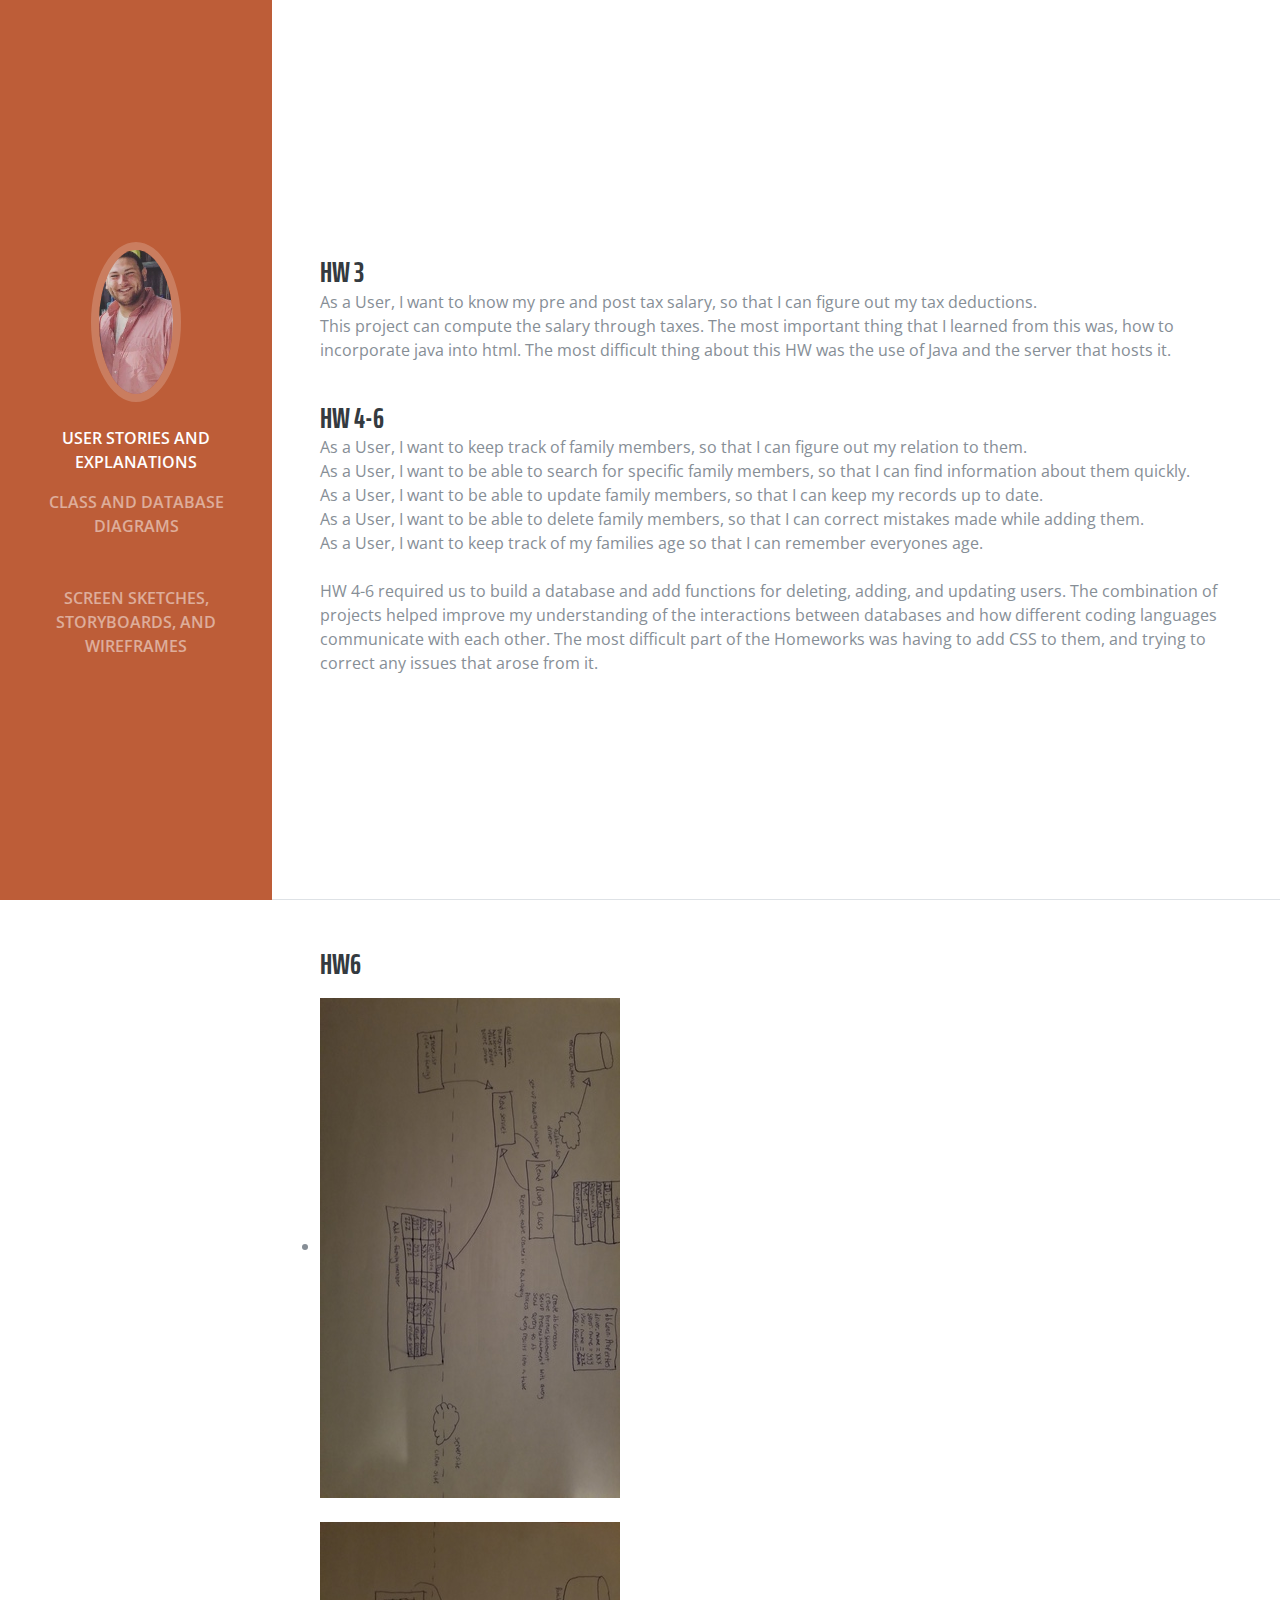
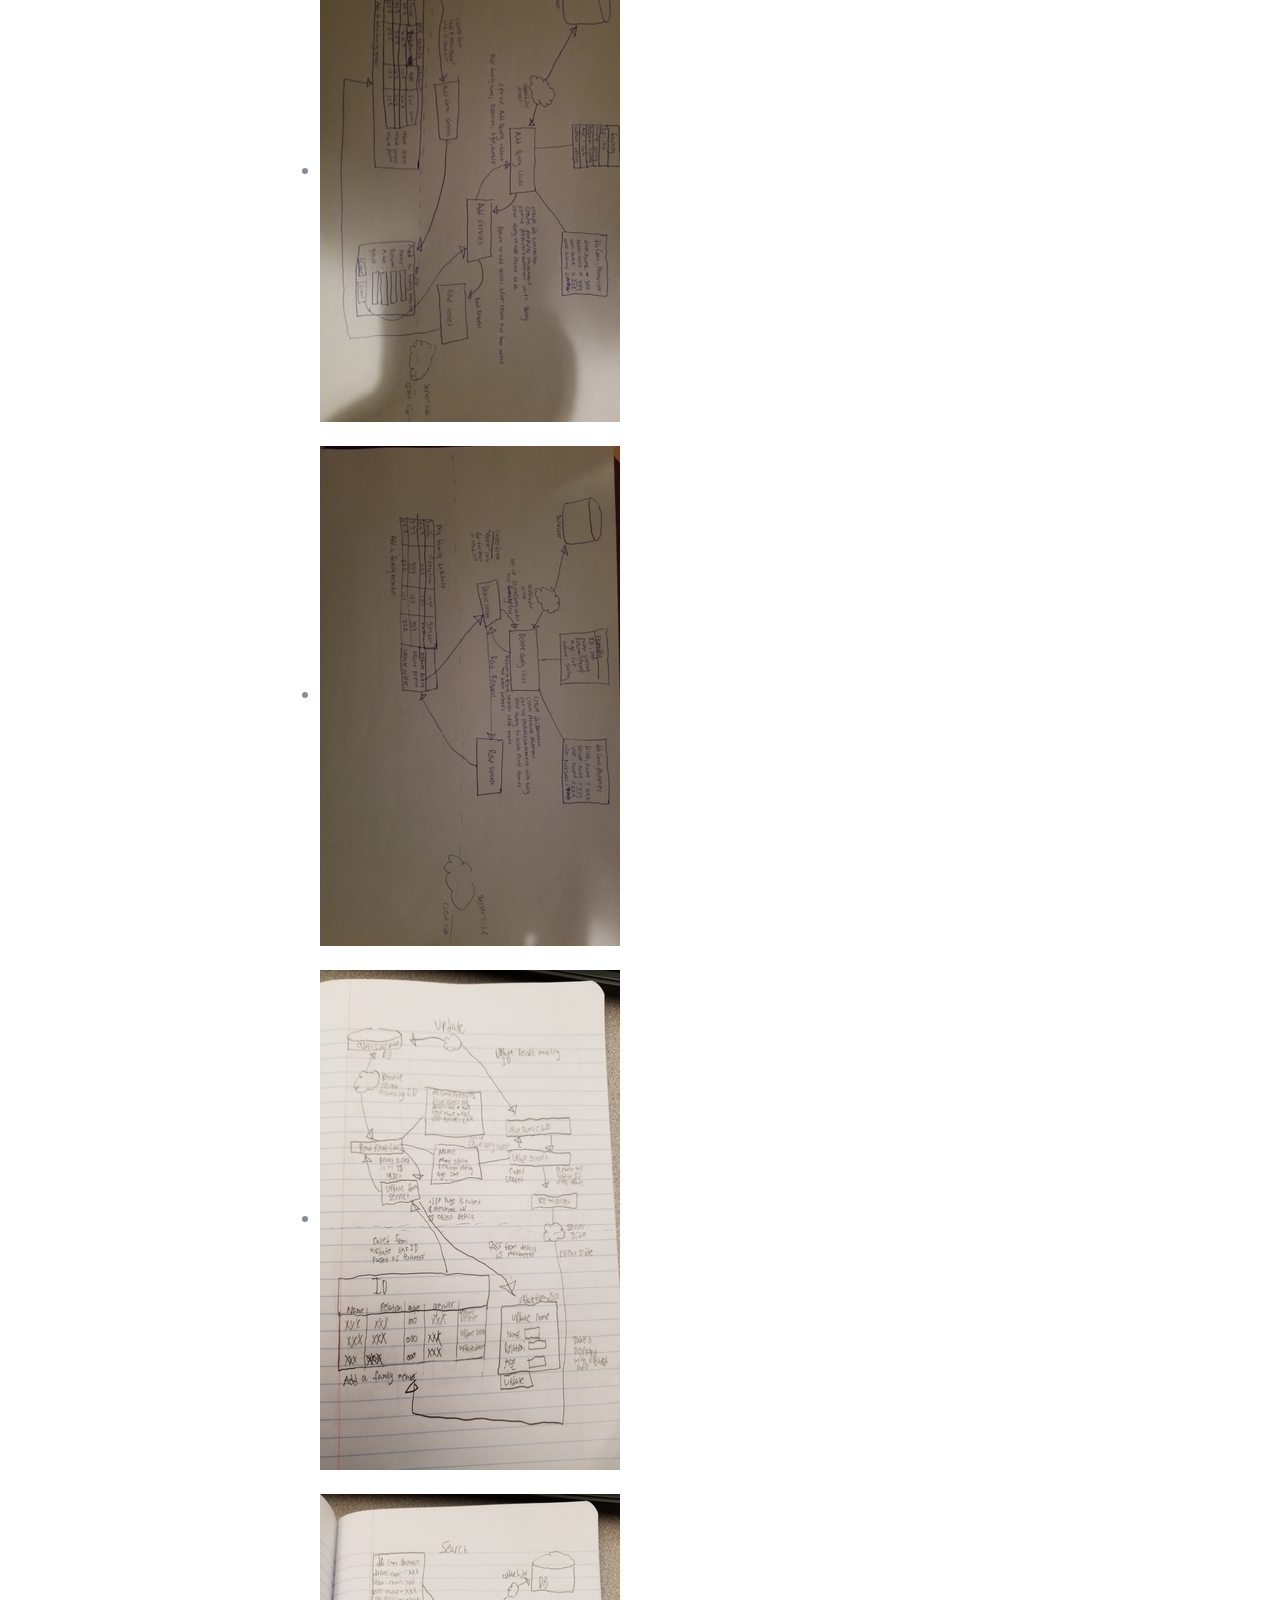
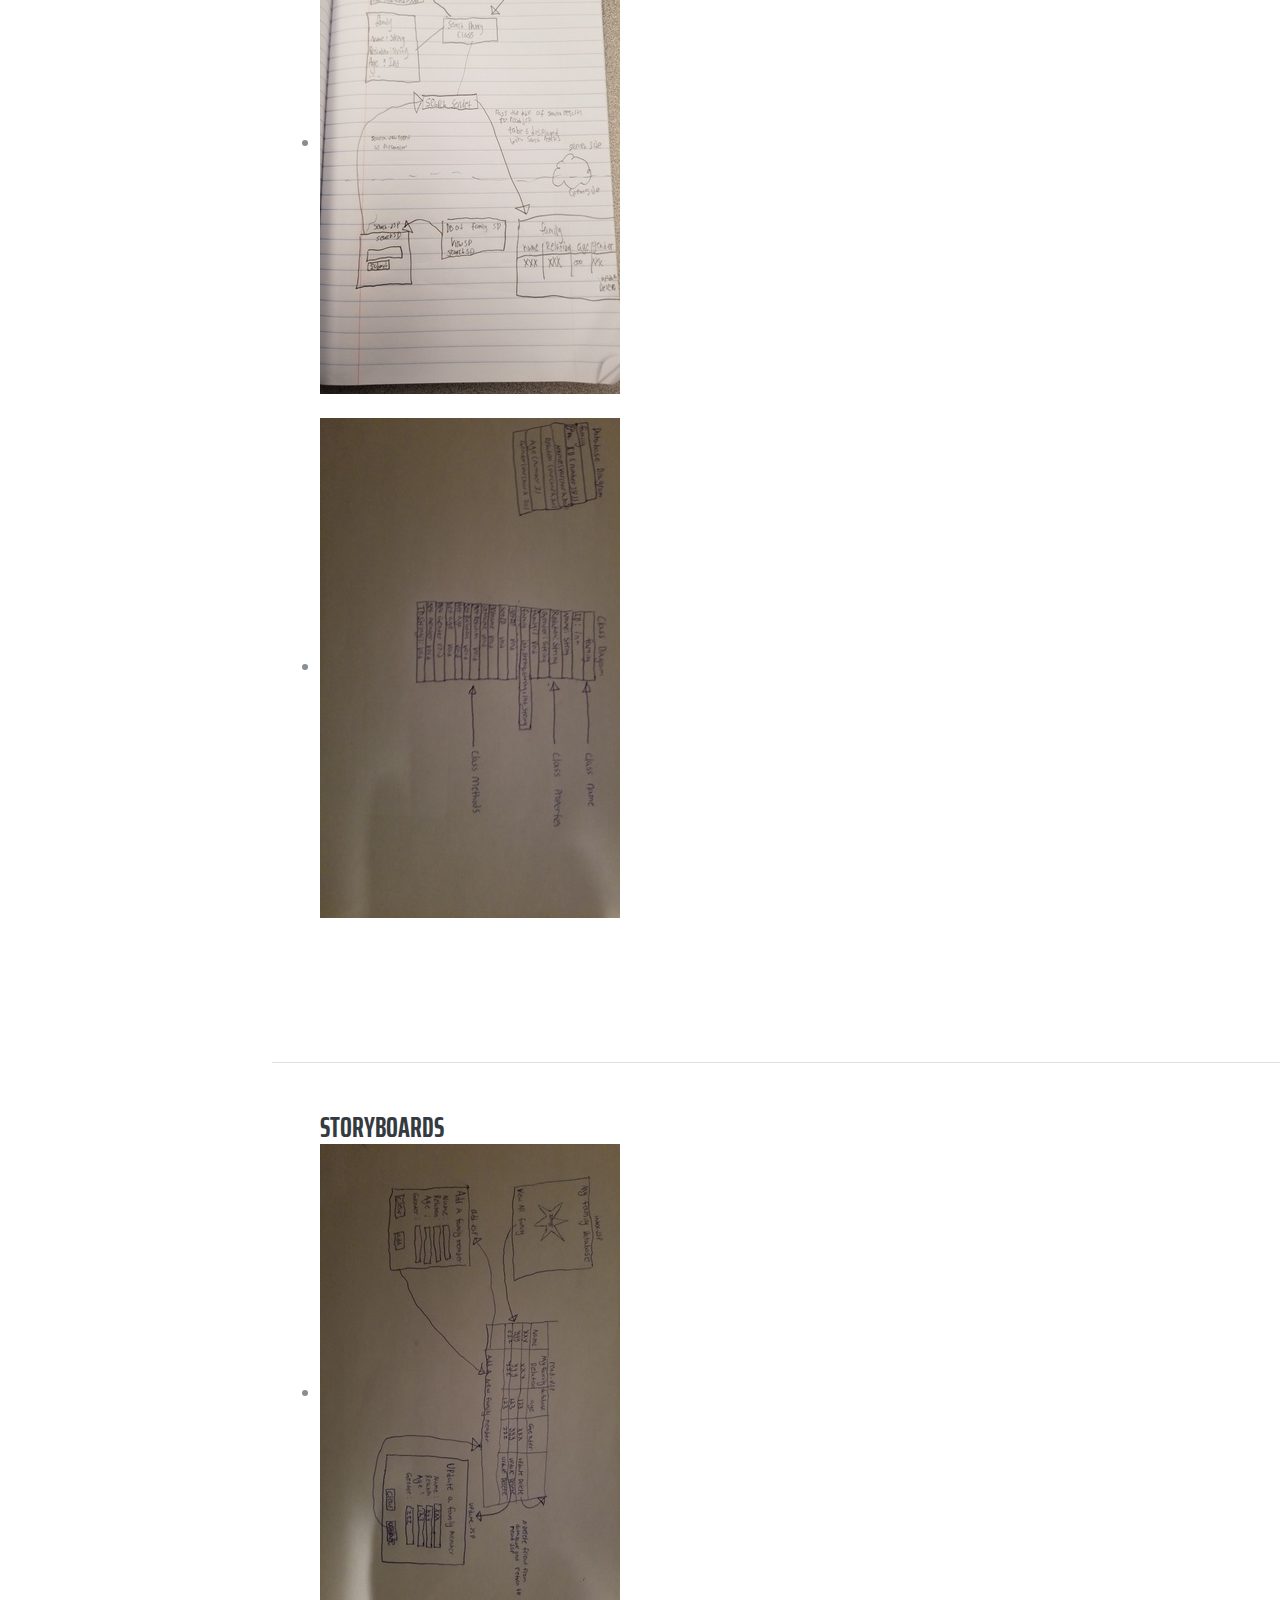
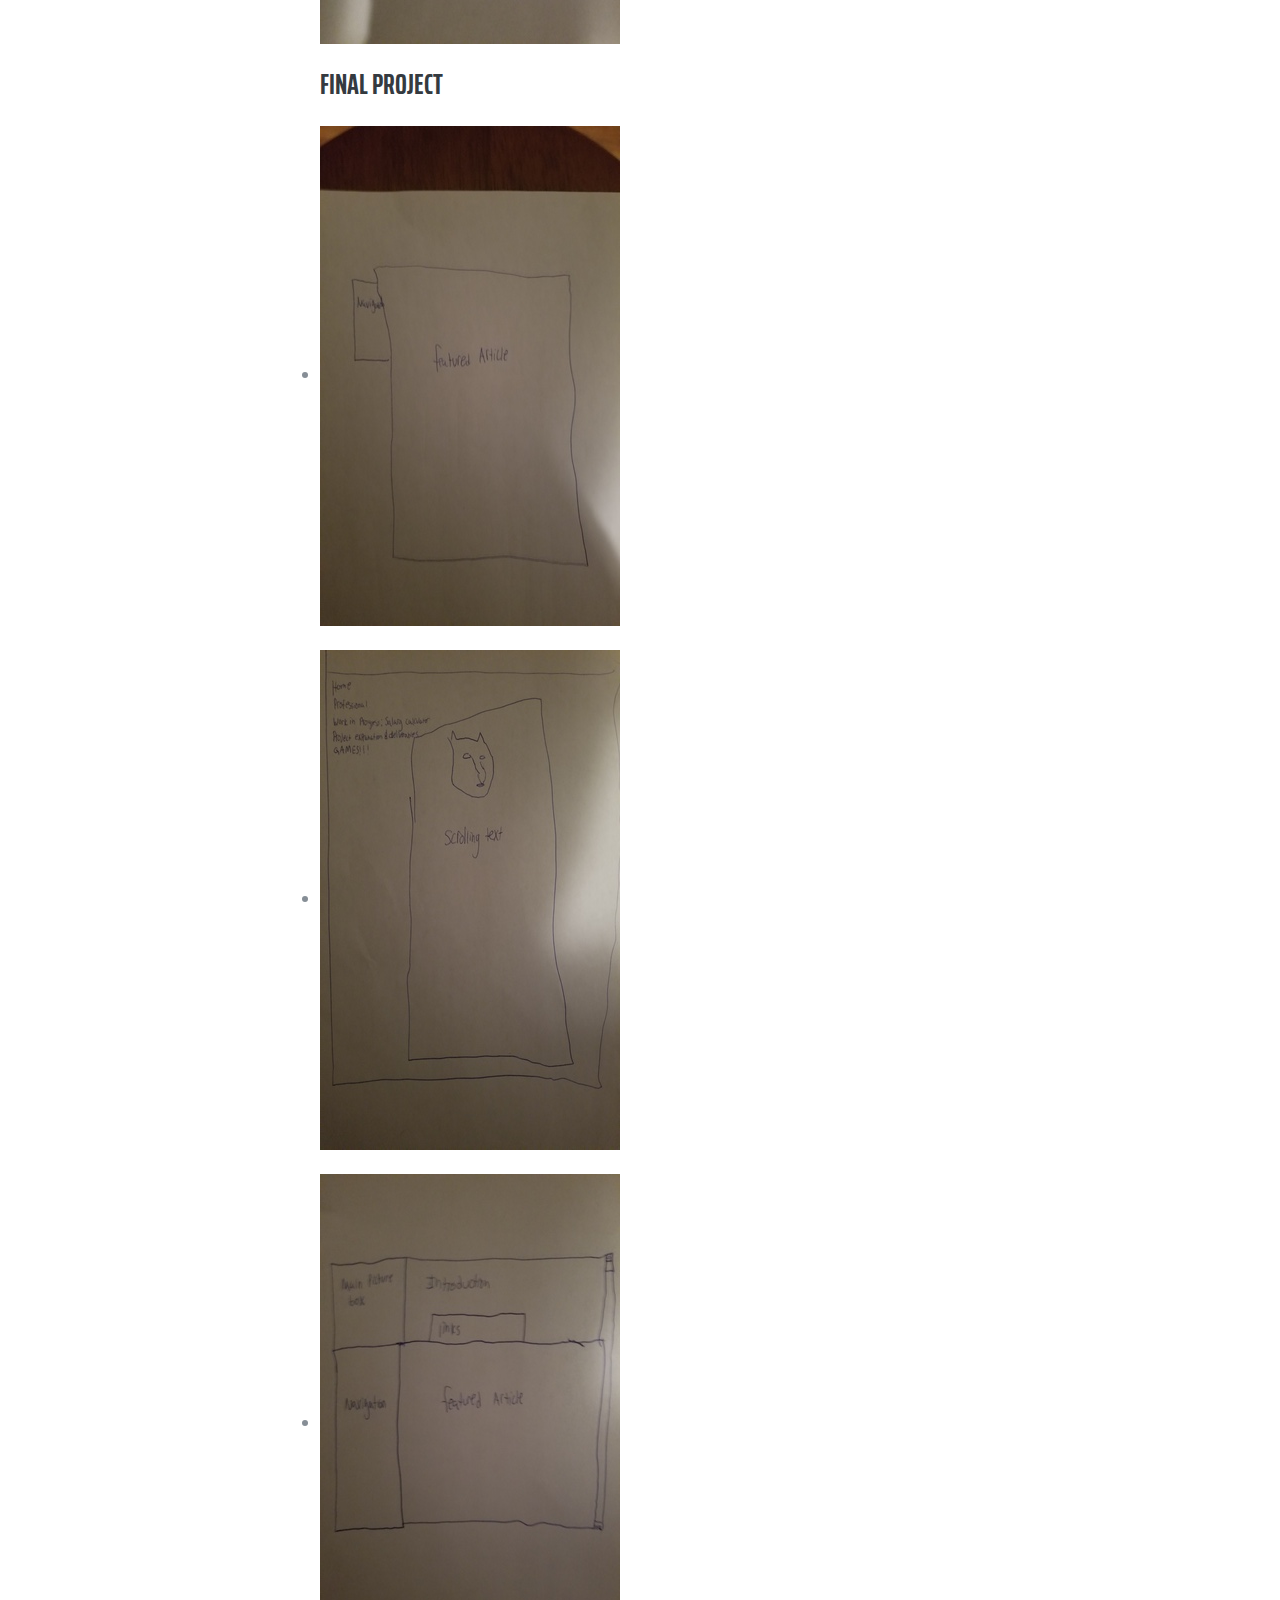
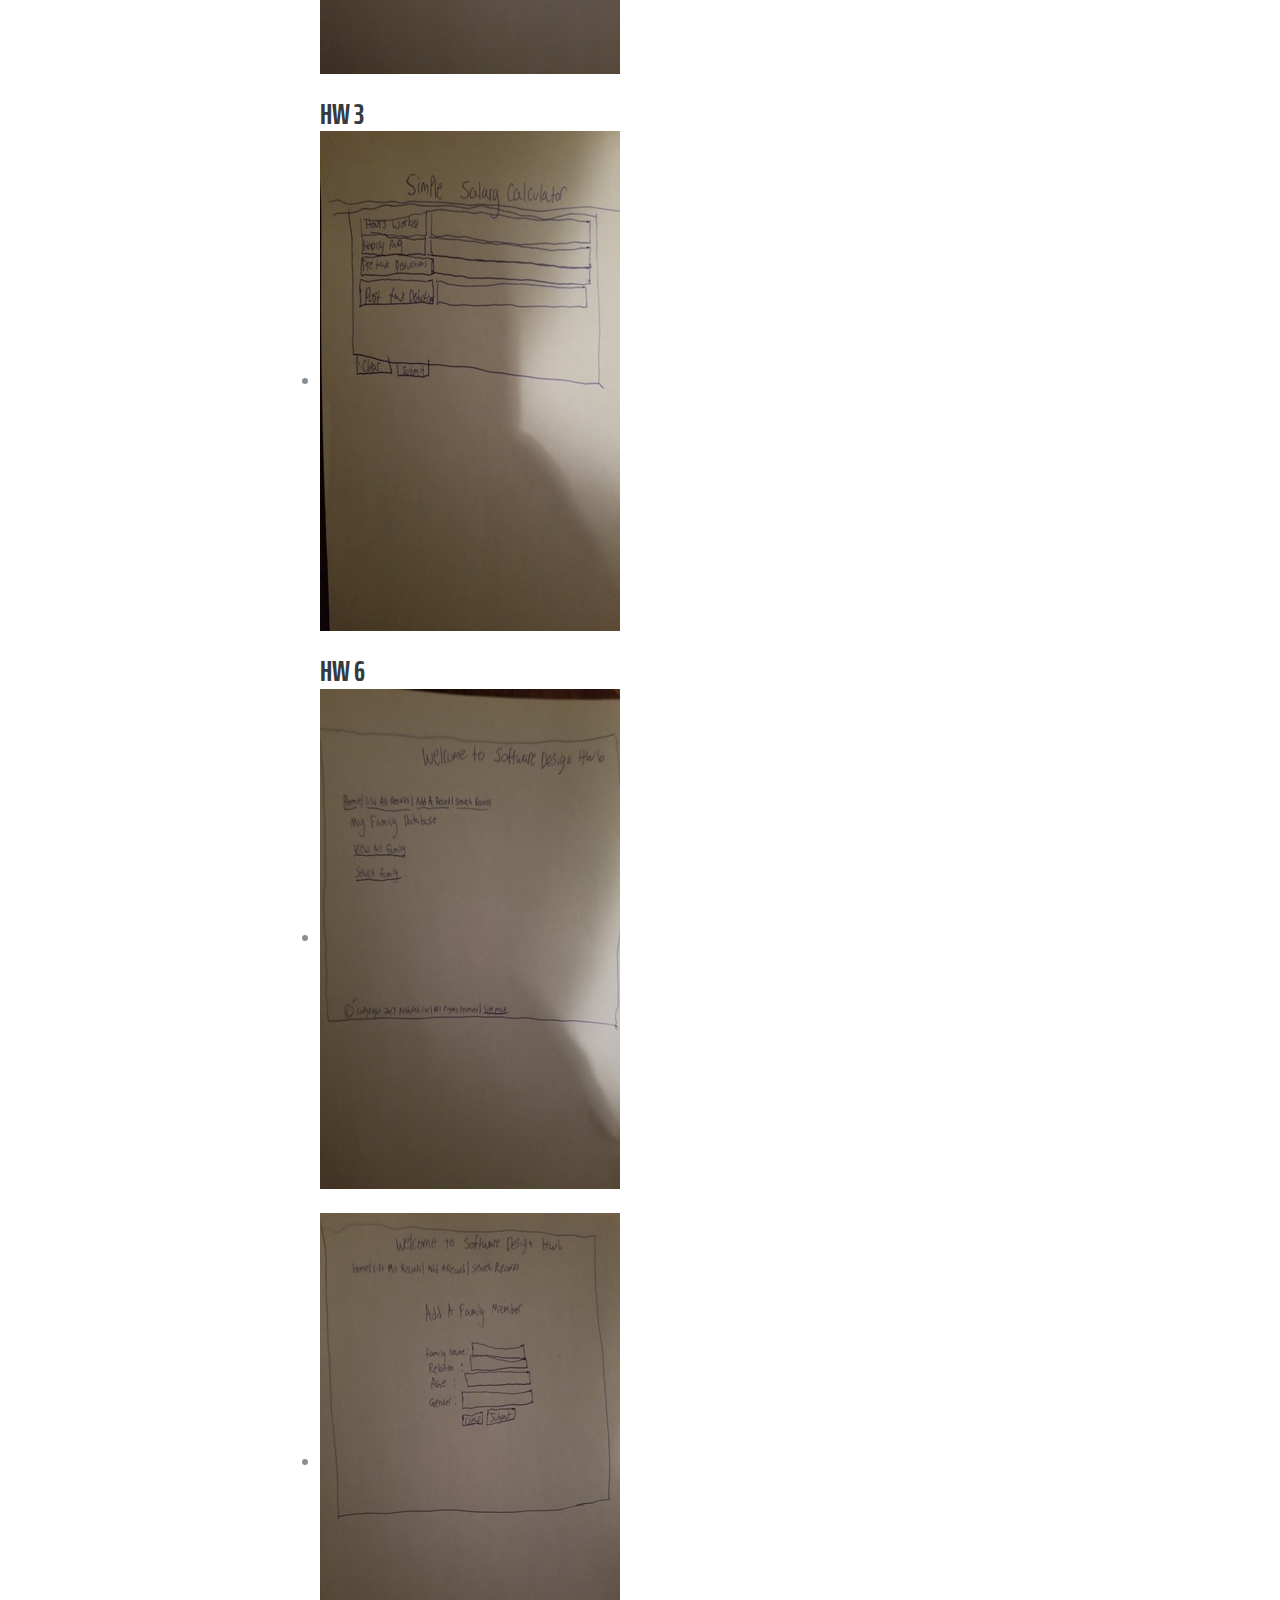
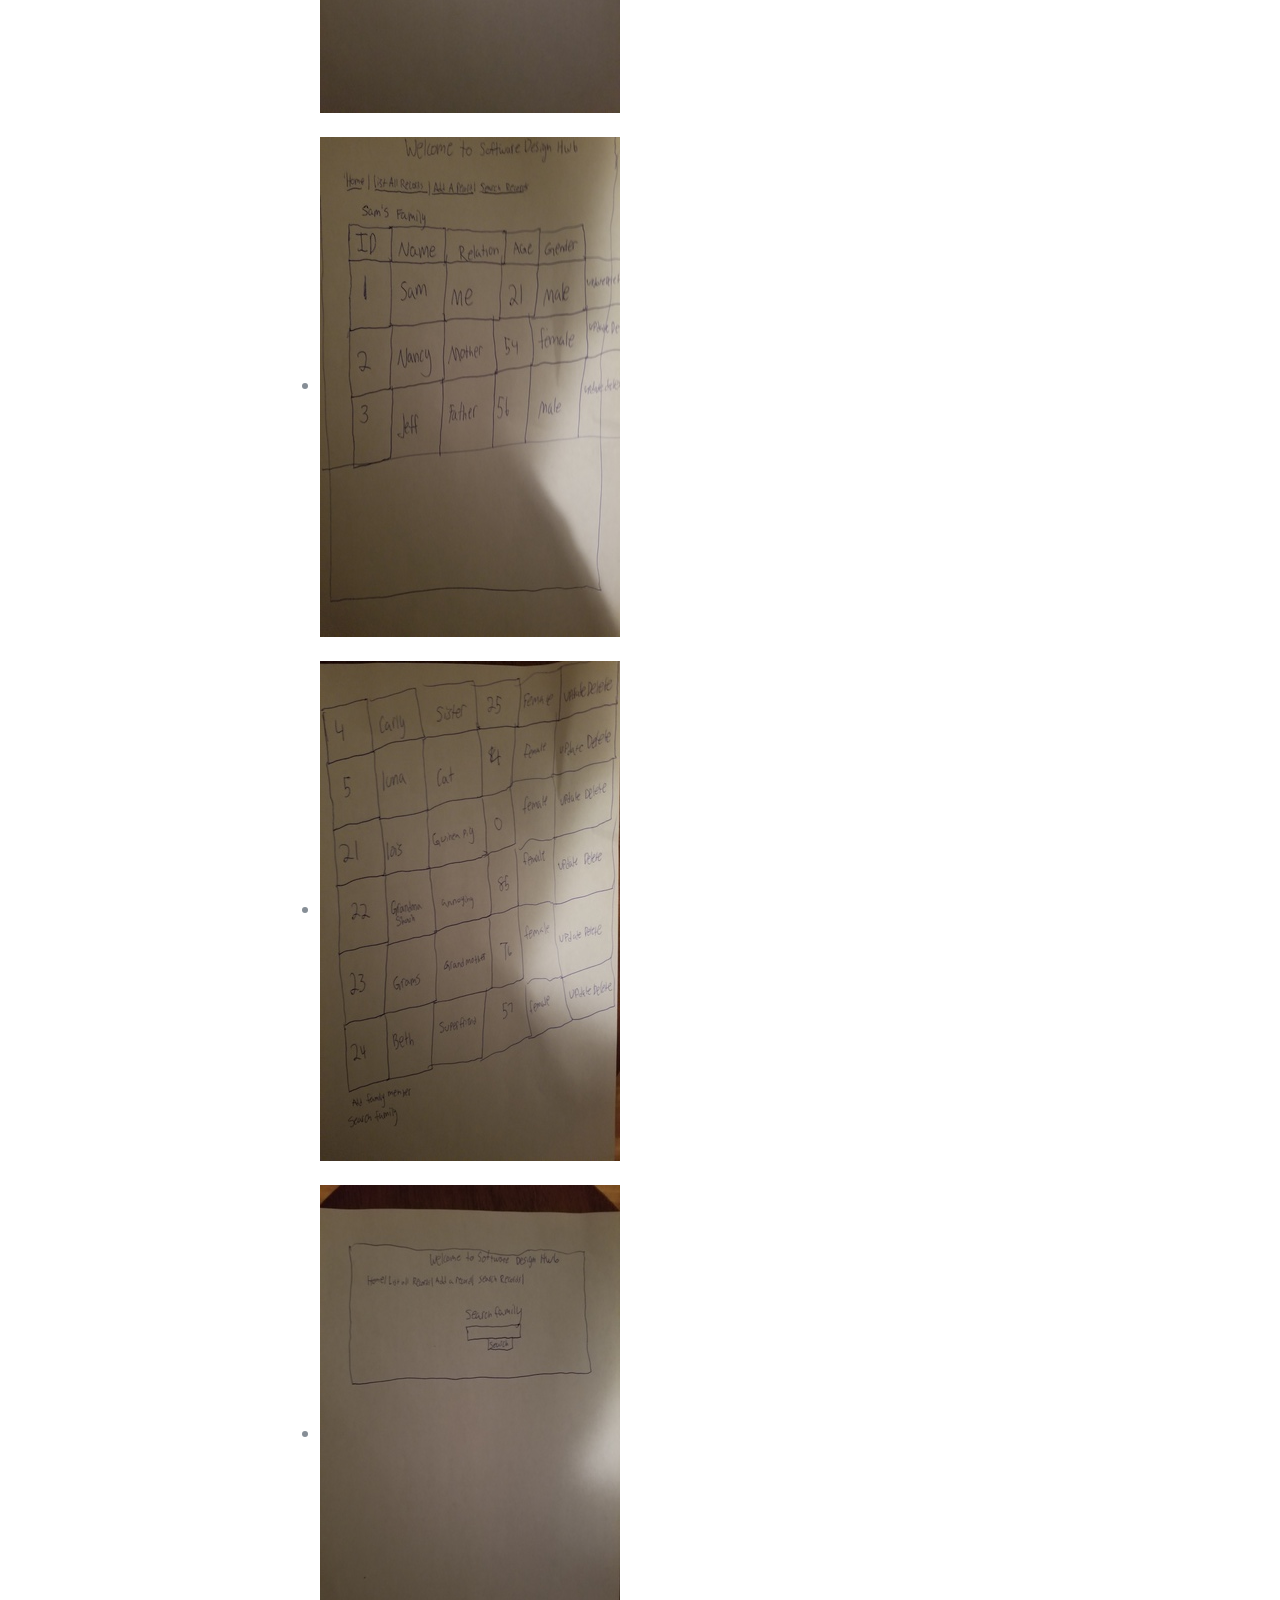
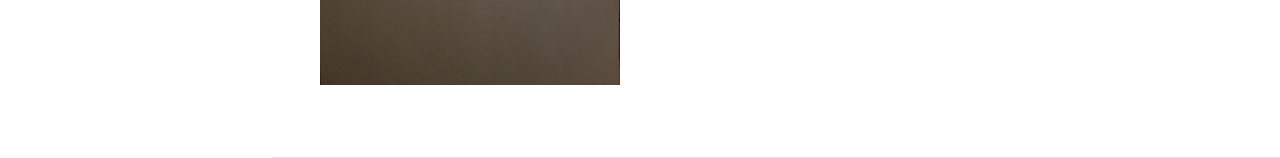
<file: web/Serious_1.html>
<!DOCTYPE html>
<html lang="en">

  <head>

    <meta charset="utf-8">
    <meta name="viewport" content="width=device-width, initial-scale=1, shrink-to-fit=no">
    <meta name="description" content="">
    <meta name="author" content="">

    <title>Resume - Start Bootstrap Theme</title>

    <!-- Bootstrap core CSS -->
    <link href="vendor/bootstrap/css/bootstrap.min.css" rel="stylesheet">

    <!-- Custom fonts for this template -->
    <link href="https://fonts.googleapis.com/css?family=Saira+Extra+Condensed:100,200,300,400,500,600,700,800,900" rel="stylesheet">
    <link href="https://fonts.googleapis.com/css?family=Open+Sans:300,300i,400,400i,600,600i,700,700i,800,800i" rel="stylesheet">
    <link href="vendor/font-awesome/css/font-awesome.min.css" rel="stylesheet">
    <link href="vendor/devicons/css/devicons.min.css" rel="stylesheet">
    <link href="vendor/simple-line-icons/css/simple-line-icons.css" rel="stylesheet">

    <!-- Custom styles for this template -->
    <link href="css/resume.min.css" rel="stylesheet">

  </head>

  <body id="page-top">

    <nav class="navbar navbar-expand-lg navbar-dark bg-primary fixed-top" id="sideNav">
      <a class="navbar-brand js-scroll-trigger" href="#page-top">
        <span class="d-block d-lg-none">Start Bootstrap</span>
        <span class="d-none d-lg-block">
          <img class="img-fluid img-profile rounded-circle mx-auto mb-2" src="img/sam-prof.jpg" alt="">
        </span>
      </a>
      <button class="navbar-toggler" type="button" data-toggle="collapse" data-target="#navbarSupportedContent" aria-controls="navbarSupportedContent" aria-expanded="false" aria-label="Toggle navigation">
        <span class="navbar-toggler-icon"></span>
      </button>
      <div class="collapse navbar-collapse" id="navbarSupportedContent">
        <ul class="navbar-nav">
          <li class="nav-item">
            <a class="nav-link js-scroll-trigger" href="#about">User Stories and Explanations</a>
          </li>
          <li class="nav-item">
            <a class="nav-link js-scroll-trigger" href="#experience">Class and Database diagrams
          </li>
          <li class="nav-item">
              <a class="nav-link js-scroll-trigger" href="#education">Screen sketches, storyboards, and wireframes</a>
          </li>
          
       
        </ul>
      </div>
    </nav>

    <div class="container-fluid p-0">

      <section class="resume-section p-3 p-lg-5 d-flex d-column" id="about">
        <div class="my-auto">
          
          <p class="mb-5"></p>
          <ul class="list-inline list-social-icons mb-0">
            <li class="list-inline-item">
                <h3 class="mb-0">HW 3</h3>
              
              <li>As a User, I want to know my pre and post tax salary, so that I can figure out my tax deductions.</li>
              <p>This project can compute the salary through taxes. The most important thing that I learned from this was, how to incorporate java into html. The most difficult thing about this HW was the use of Java and the server that hosts it.</p>
              <br>
              <h3 class="mb-0">HW 4-6</h3>
             <li>As a User, I want to keep track of family members, so that I can figure out my relation to them.</li>
             <li>As a User, I want to be able to search for specific family members, so that I can find information about them quickly.</li>
             <li>As a User, I want to be able to update family members, so that I can keep my records up to date.</li>
             <li>As a User, I want to be able to delete family members, so that I can correct mistakes made while adding them.</li>
              <li>As a User, I want to keep track of my families age so that I can remember everyones age.</li>
              <br>
              <p>HW 4-6 required us to build a database and add functions for deleting, adding, and updating users. The combination of projects helped improve my understanding of the interactions between databases and how different coding languages communicate with each other. The most difficult part of the Homeworks was having to add CSS to them, and trying to correct any issues that arose from it.</p>
          </ul>
        </div>
      </section>

      <section class="resume-section p-3 p-lg-5 d-flex flex-column" id="experience">
        <div class="my-auto">
        

          <div class="resume-item d-flex flex-column flex-md-row mb-5">
            <div class="resume-content mr-auto">
             
          <div class="resume-item d-flex flex-column flex-md-row mb-5">
            <div class="resume-content mr-auto">
              <h3 class="mb-0">HW6</h3>
              <div class="subheading mb-3"></div>
              <li><img src="Read_Class.jpg" alt="Read"></li>
              <br>
              <li><img src="Add_Class.jpg" alt="Add"></li>
              <br>
              <li><img src="Delete_Class.jpg" alt="Delete"></li>
             <br>
              <li><img src="Update_Class.jpg" alt="Update"></li>
              <br>
              <li><img src="Search_Class.jpg" alt="Search"></li>
              <br>
              <li><img src="Diagram.jpg" alt="Diagram"></li>
              
              
            </div>
           

          

        </div>

      </section>

      <section class="resume-section p-3 p-lg-5 d-flex flex-column" id="education">
        <div class="my-auto">
          

        

          <div class="resume-item d-flex flex-column flex-md-row">
            <div class="resume-content mr-auto">
              <h3 class="mb-0">Storyboards</h3>
              <li><img src="Storyboards.jpg" alt="Storyboards"></li>
              <br>
              <h3 class="mb-0">Final Project</h3>
              <br>
              <li><img src="Main_Wire.jpg" alt="Main"></li>
              <br>
              <li><img src="Star_Screensketch.jpg" alt="star"></li>
              <br>
              <li><img src="Resume_Wire.jpg" alt="wire"></li>
              <br>
              <h3 class="mb-0">HW 3</h3>
              <li><img src="HW3_Sketch.jpg" alt="hw3s"></li>
              <br>
              <h3 class="mb-0">HW 6</h3>
              <li><img src="HW6_Home.jpg" alt="hw6h"></li>
              <br>
              <li><img src="HW6_Add_Sketch.jpg" alt="hw6a"></li>
              <br>
              <li><img src="HW6_List_Sketch.jpg" alt="hw6l"></li>
              <br>
              <li><img src="HW6_List_Sketch_2.jpg" alt="hw6l2"></li>
              <br>
              <li><img src="HW6_Search_Sketch.jpg" alt="hw6s"></li>
              <br>
              
            </div>
            
          </div>

        </div>
      </section>

      

      
      

    </div>

    <!-- Bootstrap core JavaScript -->
    <script src="vendor/jquery/jquery.min.js"></script>
    <script src="vendor/bootstrap/js/bootstrap.bundle.min.js"></script>

    <!-- Plugin JavaScript -->
    <script src="vendor/jquery-easing/jquery.easing.min.js"></script>

    <!-- Custom scripts for this template -->
    <script src="js/resume.min.js"></script>

  </body>

</html>
</file>
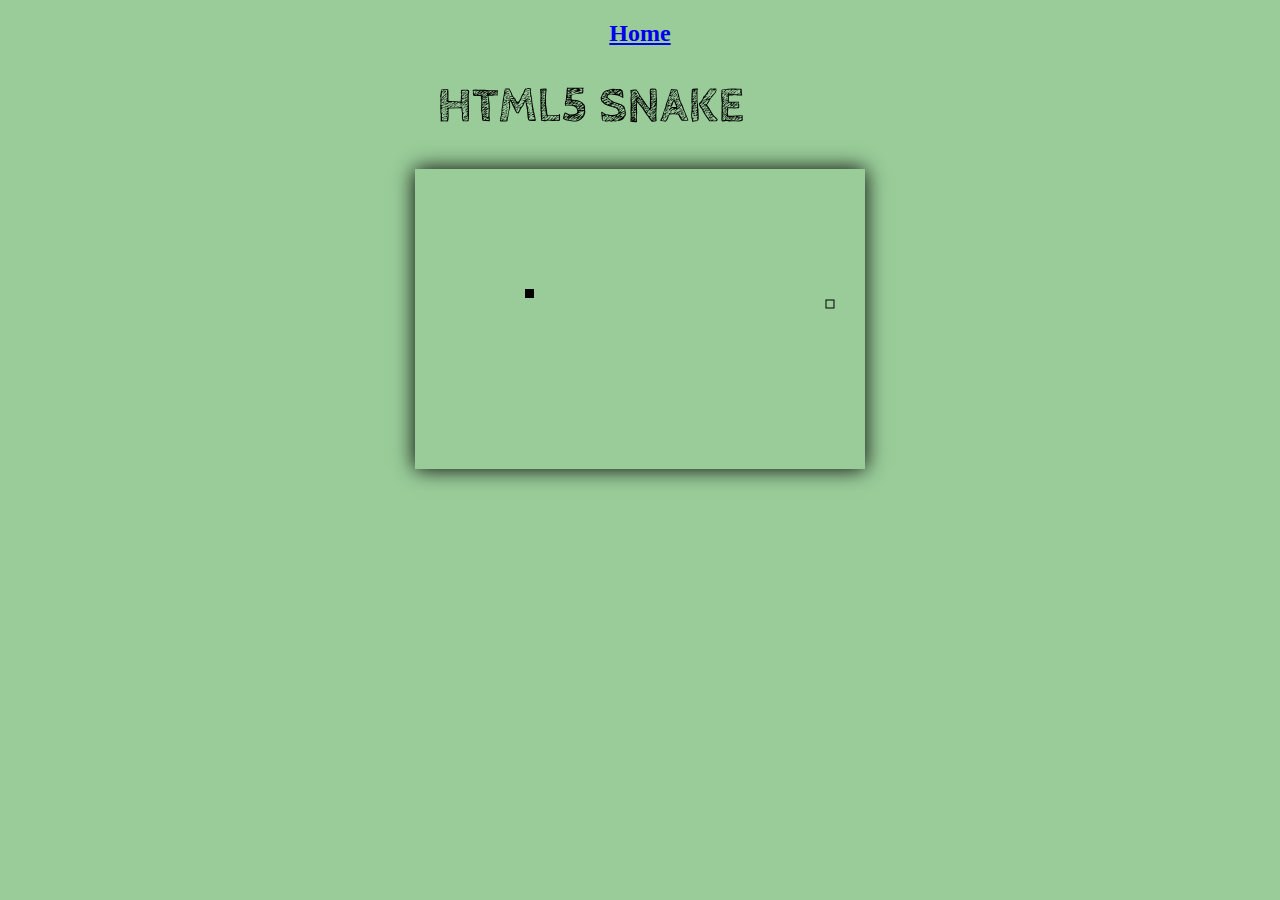
<file: web/Snake.html>
<!DOCTYPE html>
<!--
To change this license header, choose License Headers in Project Properties.
To change this template file, choose Tools | Templates
and open the template in the editor.
-->
<html>
    <head>
        <title>HTML5 Snake</title>
        <!--https://github.com/infusion/HTML5-Experiments/blob/master/html5-snake.html  -->
    <meta charset="utf-8" />
		<link href='http://fonts.googleapis.com/css?family=Cabin+Sketch:bold' rel='stylesheet' type='text/css'>
<div bar><h2><li><a href="index.html">Home</a></li></h2>
		<style type="text/css">
			body {
				background:#9c9;
				text-align:center;
			}
			canvas {
				background:#9c9;
				-webkit-box-shadow:0 0 20px #000;
				-moz-box-shadow: 0 0 20px #000;
				box-shadow:0 0 20px #000;
			}
			h1 { font-family: 'Cabin Sketch', arial, serif; font-size:50px;
				 text-indent: -100px;margin-bottom:20;margin-top:30px}
		</style>



		<script type="text/javascript">
			/**
			 * @license HTML5 experiment Snake
			 * http://www.xarg.org/project/html5-snake/
			 *
			 * Copyright (c) 2011, Robert Eisele (robert@xarg.org)
			 * Dual licensed under the MIT or GPL Version 2 licenses.
			 **/
			function init() {
				var ctx;
				var turn  = [];
				var xV = [-1, 0, 1, 0];
				var yV = [0, -1, 0, 1];
				var queue = [];
				var elements = 1;
				var map = [];
				var X = 5 + (Math.random() * (45 - 10))|0;
				var Y = 5 + (Math.random() * (30 - 10))|0;
				var direction = Math.random() * 3 | 0;
				var interval = 0;
				var score = 0;
				var inc_score = 50;
				var sum = 0, easy = 0;
				var i, dir;
				var canvas = document.createElement('canvas');
				for (i = 0; i < 45; i++) {
					map[i] = [];
				}
				canvas.setAttribute('width', 45 * 10);
				canvas.setAttribute('height', 30 * 10);
				ctx = canvas.getContext('2d');
				document.body.appendChild(canvas);
				function placeFood() {
					var x, y;
					do {
						x = Math.random() * 45|0;
						y = Math.random() * 30|0;
					} while (map[x][y]);
					map[x][y] = 1;
					ctx.strokeRect(x * 10 + 1, y * 10 + 1, 10 - 2, 10 - 2);
				}
				placeFood();
				function clock() {
					if (easy) {
						X = (X+45)%45;
						Y = (Y+30)%30;
					}
					--inc_score;
					if (turn.length) {
						dir = turn.pop();
						if ((dir % 2) !== (direction % 2)) {
							direction = dir;
						}
					}
					if (
					(easy || (0 <= X && 0 <= Y && X < 45 && Y < 30))
						&& 2 !== map[X][Y]) {
						if (1 === map[X][Y]) {
							score+= Math.max(5, inc_score);
							inc_score = 50;
							placeFood();
							elements++;
						}
						ctx.fillRect(X * 10, Y * 10, 10 - 1, 10 - 1);
						map[X][Y] = 2;
						queue.unshift([X, Y]);
						X+= xV[direction];
						Y+= yV[direction];
						if (elements < queue.length) {
							dir = queue.pop()
							map[dir[0]][dir[1]] = 0;
							ctx.clearRect(dir[0] * 10, dir[1] * 10, 10, 10);
						}
					} else if (!turn.length) {
						if (confirm("You lost! Play again? Your Score is " + score)) {
							ctx.clearRect(0, 0, 450, 300);
							queue = [];
							elements = 1;
							map = [];
							X = 5 + (Math.random() * (45 - 10))|0;
							Y = 5 + (Math.random() * (30 - 10))|0;
							direction = Math.random() * 3 | 0;
							score = 0;
							inc_score = 50;
							for (i = 0; i < 45; i++) {
								map[i] = [];
							}
							placeFood();
						} else {
							window.clearInterval(interval);
							window.location = "/projects/";
						}
					}
				}
				interval = window.setInterval(clock, 60);
				document.onkeydown = function(e) {
					var code = e.keyCode - 37;
					/*
					 * 0: left
					 * 1: up
					 * 2: right
					 * 3: down
					 **/
					if (0 <= code && code < 4 && code !== turn[0]) {
						turn.unshift(code);
					} else if (-5 == code) {
						if (interval) {
							window.clearInterval(interval);
							interval = null;
						} else {
							interval = window.setInterval(clock, 60);
						}
					} else { // O.o
						dir = sum + code;
						if (dir == 44||dir==94||dir==126||dir==171) {
							sum+= code
						} else if (dir === 218) easy = 1;
					}
				}
			}
		</script>
	</head>

	<body onload="init()">
		<h1>HTML5 SNAKE</h1>
	</body>
	
</html>
</file>
<file: web/css.css>
body {
  width: 100%;
  height: 100%;
  background: #000;
  overflow: hidden;
}

.fade {
  position: relative;
  width: 100%;
  min-height: 60vh;
  top: -25px;
  background-image: linear-gradient(0deg, transparent, black 75%);
  z-index: -1;
}

.star-wars {
  display: flex;
  justify-content: center;
  position: relative;
  height: 800px;
  color: #feda4a;
  font-family: 'Pathway Gothic One', sans-serif;
  font-size: 500%;
  font-weight: 600;
  letter-spacing: 6px;
  line-height: 150%;
  perspective: 400px;
  text-align: justify;
}

.crawl {
  position: relative;
  top: 99999px;
  transform-origin: 50% 100%;
  animation: crawl 60s linear;
}

.crawl > .title {
  font-size: 90%;
  text-align: center;
}

.crawl > .title h1 {
  margin: 0 0 100px;
  text-transform: uppercase;
}

@keyframes crawl {
    0% {
    top: -100px;
    transform: rotateX(20deg)  translateZ(5);
  }
    100% { 
    top: -6000px;
    transform: rotateX(25deg) translateZ(-2500px);
  }
}



  li {color: yellow;}
  .bar {color: yellow}
</file>
<file: web/vendor/simple-line-icons/css/simple-line-icons.css>
@font-face {
  font-family: 'simple-line-icons';
  src: url('../fonts/Simple-Line-Icons.eot?v=2.4.0');
  src: url('../fonts/Simple-Line-Icons.eot?v=2.4.0#iefix') format('embedded-opentype'), url('../fonts/Simple-Line-Icons.woff2?v=2.4.0') format('woff2'), url('../fonts/Simple-Line-Icons.ttf?v=2.4.0') format('truetype'), url('../fonts/Simple-Line-Icons.woff?v=2.4.0') format('woff'), url('../fonts/Simple-Line-Icons.svg?v=2.4.0#simple-line-icons') format('svg');
  font-weight: normal;
  font-style: normal;
}
/*
 Use the following CSS code if you want to have a class per icon.
 Instead of a list of all class selectors, you can use the generic [class*="icon-"] selector, but it's slower:
*/
.icon-user,
.icon-people,
.icon-user-female,
.icon-user-follow,
.icon-user-following,
.icon-user-unfollow,
.icon-login,
.icon-logout,
.icon-emotsmile,
.icon-phone,
.icon-call-end,
.icon-call-in,
.icon-call-out,
.icon-map,
.icon-location-pin,
.icon-direction,
.icon-directions,
.icon-compass,
.icon-layers,
.icon-menu,
.icon-list,
.icon-options-vertical,
.icon-options,
.icon-arrow-down,
.icon-arrow-left,
.icon-arrow-right,
.icon-arrow-up,
.icon-arrow-up-circle,
.icon-arrow-left-circle,
.icon-arrow-right-circle,
.icon-arrow-down-circle,
.icon-check,
.icon-clock,
.icon-plus,
.icon-minus,
.icon-close,
.icon-event,
.icon-exclamation,
.icon-organization,
.icon-trophy,
.icon-screen-smartphone,
.icon-screen-desktop,
.icon-plane,
.icon-notebook,
.icon-mustache,
.icon-mouse,
.icon-magnet,
.icon-energy,
.icon-disc,
.icon-cursor,
.icon-cursor-move,
.icon-crop,
.icon-chemistry,
.icon-speedometer,
.icon-shield,
.icon-screen-tablet,
.icon-magic-wand,
.icon-hourglass,
.icon-graduation,
.icon-ghost,
.icon-game-controller,
.icon-fire,
.icon-eyeglass,
.icon-envelope-open,
.icon-envelope-letter,
.icon-bell,
.icon-badge,
.icon-anchor,
.icon-wallet,
.icon-vector,
.icon-speech,
.icon-puzzle,
.icon-printer,
.icon-present,
.icon-playlist,
.icon-pin,
.icon-picture,
.icon-handbag,
.icon-globe-alt,
.icon-globe,
.icon-folder-alt,
.icon-folder,
.icon-film,
.icon-feed,
.icon-drop,
.icon-drawer,
.icon-docs,
.icon-doc,
.icon-diamond,
.icon-cup,
.icon-calculator,
.icon-bubbles,
.icon-briefcase,
.icon-book-open,
.icon-basket-loaded,
.icon-basket,
.icon-bag,
.icon-action-undo,
.icon-action-redo,
.icon-wrench,
.icon-umbrella,
.icon-trash,
.icon-tag,
.icon-support,
.icon-frame,
.icon-size-fullscreen,
.icon-size-actual,
.icon-shuffle,
.icon-share-alt,
.icon-share,
.icon-rocket,
.icon-question,
.icon-pie-chart,
.icon-pencil,
.icon-note,
.icon-loop,
.icon-home,
.icon-grid,
.icon-graph,
.icon-microphone,
.icon-music-tone-alt,
.icon-music-tone,
.icon-earphones-alt,
.icon-earphones,
.icon-equalizer,
.icon-like,
.icon-dislike,
.icon-control-start,
.icon-control-rewind,
.icon-control-play,
.icon-control-pause,
.icon-control-forward,
.icon-control-end,
.icon-volume-1,
.icon-volume-2,
.icon-volume-off,
.icon-calendar,
.icon-bulb,
.icon-chart,
.icon-ban,
.icon-bubble,
.icon-camrecorder,
.icon-camera,
.icon-cloud-download,
.icon-cloud-upload,
.icon-envelope,
.icon-eye,
.icon-flag,
.icon-heart,
.icon-info,
.icon-key,
.icon-link,
.icon-lock,
.icon-lock-open,
.icon-magnifier,
.icon-magnifier-add,
.icon-magnifier-remove,
.icon-paper-clip,
.icon-paper-plane,
.icon-power,
.icon-refresh,
.icon-reload,
.icon-settings,
.icon-star,
.icon-symbol-female,
.icon-symbol-male,
.icon-target,
.icon-credit-card,
.icon-paypal,
.icon-social-tumblr,
.icon-social-twitter,
.icon-social-facebook,
.icon-social-instagram,
.icon-social-linkedin,
.icon-social-pinterest,
.icon-social-github,
.icon-social-google,
.icon-social-reddit,
.icon-social-skype,
.icon-social-dribbble,
.icon-social-behance,
.icon-social-foursqare,
.icon-social-soundcloud,
.icon-social-spotify,
.icon-social-stumbleupon,
.icon-social-youtube,
.icon-social-dropbox,
.icon-social-vkontakte,
.icon-social-steam {
  font-family: 'simple-line-icons';
  speak: none;
  font-style: normal;
  font-weight: normal;
  font-variant: normal;
  text-transform: none;
  line-height: 1;
  /* Better Font Rendering =========== */
  -webkit-font-smoothing: antialiased;
  -moz-osx-font-smoothing: grayscale;
}
.icon-user:before {
  content: "\e005";
}
.icon-people:before {
  content: "\e001";
}
.icon-user-female:before {
  content: "\e000";
}
.icon-user-follow:before {
  content: "\e002";
}
.icon-user-following:before {
  content: "\e003";
}
.icon-user-unfollow:before {
  content: "\e004";
}
.icon-login:before {
  content: "\e066";
}
.icon-logout:before {
  content: "\e065";
}
.icon-emotsmile:before {
  content: "\e021";
}
.icon-phone:before {
  content: "\e600";
}
.icon-call-end:before {
  content: "\e048";
}
.icon-call-in:before {
  content: "\e047";
}
.icon-call-out:before {
  content: "\e046";
}
.icon-map:before {
  content: "\e033";
}
.icon-location-pin:before {
  content: "\e096";
}
.icon-direction:before {
  content: "\e042";
}
.icon-directions:before {
  content: "\e041";
}
.icon-compass:before {
  content: "\e045";
}
.icon-layers:before {
  content: "\e034";
}
.icon-menu:before {
  content: "\e601";
}
.icon-list:before {
  content: "\e067";
}
.icon-options-vertical:before {
  content: "\e602";
}
.icon-options:before {
  content: "\e603";
}
.icon-arrow-down:before {
  content: "\e604";
}
.icon-arrow-left:before {
  content: "\e605";
}
.icon-arrow-right:before {
  content: "\e606";
}
.icon-arrow-up:before {
  content: "\e607";
}
.icon-arrow-up-circle:before {
  content: "\e078";
}
.icon-arrow-left-circle:before {
  content: "\e07a";
}
.icon-arrow-right-circle:before {
  content: "\e079";
}
.icon-arrow-down-circle:before {
  content: "\e07b";
}
.icon-check:before {
  content: "\e080";
}
.icon-clock:before {
  content: "\e081";
}
.icon-plus:before {
  content: "\e095";
}
.icon-minus:before {
  content: "\e615";
}
.icon-close:before {
  content: "\e082";
}
.icon-event:before {
  content: "\e619";
}
.icon-exclamation:before {
  content: "\e617";
}
.icon-organization:before {
  content: "\e616";
}
.icon-trophy:before {
  content: "\e006";
}
.icon-screen-smartphone:before {
  content: "\e010";
}
.icon-screen-desktop:before {
  content: "\e011";
}
.icon-plane:before {
  content: "\e012";
}
.icon-notebook:before {
  content: "\e013";
}
.icon-mustache:before {
  content: "\e014";
}
.icon-mouse:before {
  content: "\e015";
}
.icon-magnet:before {
  content: "\e016";
}
.icon-energy:before {
  content: "\e020";
}
.icon-disc:before {
  content: "\e022";
}
.icon-cursor:before {
  content: "\e06e";
}
.icon-cursor-move:before {
  content: "\e023";
}
.icon-crop:before {
  content: "\e024";
}
.icon-chemistry:before {
  content: "\e026";
}
.icon-speedometer:before {
  content: "\e007";
}
.icon-shield:before {
  content: "\e00e";
}
.icon-screen-tablet:before {
  content: "\e00f";
}
.icon-magic-wand:before {
  content: "\e017";
}
.icon-hourglass:before {
  content: "\e018";
}
.icon-graduation:before {
  content: "\e019";
}
.icon-ghost:before {
  content: "\e01a";
}
.icon-game-controller:before {
  content: "\e01b";
}
.icon-fire:before {
  content: "\e01c";
}
.icon-eyeglass:before {
  content: "\e01d";
}
.icon-envelope-open:before {
  content: "\e01e";
}
.icon-envelope-letter:before {
  content: "\e01f";
}
.icon-bell:before {
  content: "\e027";
}
.icon-badge:before {
  content: "\e028";
}
.icon-anchor:before {
  content: "\e029";
}
.icon-wallet:before {
  content: "\e02a";
}
.icon-vector:before {
  content: "\e02b";
}
.icon-speech:before {
  content: "\e02c";
}
.icon-puzzle:before {
  content: "\e02d";
}
.icon-printer:before {
  content: "\e02e";
}
.icon-present:before {
  content: "\e02f";
}
.icon-playlist:before {
  content: "\e030";
}
.icon-pin:before {
  content: "\e031";
}
.icon-picture:before {
  content: "\e032";
}
.icon-handbag:before {
  content: "\e035";
}
.icon-globe-alt:before {
  content: "\e036";
}
.icon-globe:before {
  content: "\e037";
}
.icon-folder-alt:before {
  content: "\e039";
}
.icon-folder:before {
  content: "\e089";
}
.icon-film:before {
  content: "\e03a";
}
.icon-feed:before {
  content: "\e03b";
}
.icon-drop:before {
  content: "\e03e";
}
.icon-drawer:before {
  content: "\e03f";
}
.icon-docs:before {
  content: "\e040";
}
.icon-doc:before {
  content: "\e085";
}
.icon-diamond:before {
  content: "\e043";
}
.icon-cup:before {
  content: "\e044";
}
.icon-calculator:before {
  content: "\e049";
}
.icon-bubbles:before {
  content: "\e04a";
}
.icon-briefcase:before {
  content: "\e04b";
}
.icon-book-open:before {
  content: "\e04c";
}
.icon-basket-loaded:before {
  content: "\e04d";
}
.icon-basket:before {
  content: "\e04e";
}
.icon-bag:before {
  content: "\e04f";
}
.icon-action-undo:before {
  content: "\e050";
}
.icon-action-redo:before {
  content: "\e051";
}
.icon-wrench:before {
  content: "\e052";
}
.icon-umbrella:before {
  content: "\e053";
}
.icon-trash:before {
  content: "\e054";
}
.icon-tag:before {
  content: "\e055";
}
.icon-support:before {
  content: "\e056";
}
.icon-frame:before {
  content: "\e038";
}
.icon-size-fullscreen:before {
  content: "\e057";
}
.icon-size-actual:before {
  content: "\e058";
}
.icon-shuffle:before {
  content: "\e059";
}
.icon-share-alt:before {
  content: "\e05a";
}
.icon-share:before {
  content: "\e05b";
}
.icon-rocket:before {
  content: "\e05c";
}
.icon-question:before {
  content: "\e05d";
}
.icon-pie-chart:before {
  content: "\e05e";
}
.icon-pencil:before {
  content: "\e05f";
}
.icon-note:before {
  content: "\e060";
}
.icon-loop:before {
  content: "\e064";
}
.icon-home:before {
  content: "\e069";
}
.icon-grid:before {
  content: "\e06a";
}
.icon-graph:before {
  content: "\e06b";
}
.icon-microphone:before {
  content: "\e063";
}
.icon-music-tone-alt:before {
  content: "\e061";
}
.icon-music-tone:before {
  content: "\e062";
}
.icon-earphones-alt:before {
  content: "\e03c";
}
.icon-earphones:before {
  content: "\e03d";
}
.icon-equalizer:before {
  content: "\e06c";
}
.icon-like:before {
  content: "\e068";
}
.icon-dislike:before {
  content: "\e06d";
}
.icon-control-start:before {
  content: "\e06f";
}
.icon-control-rewind:before {
  content: "\e070";
}
.icon-control-play:before {
  content: "\e071";
}
.icon-control-pause:before {
  content: "\e072";
}
.icon-control-forward:before {
  content: "\e073";
}
.icon-control-end:before {
  content: "\e074";
}
.icon-volume-1:before {
  content: "\e09f";
}
.icon-volume-2:before {
  content: "\e0a0";
}
.icon-volume-off:before {
  content: "\e0a1";
}
.icon-calendar:before {
  content: "\e075";
}
.icon-bulb:before {
  content: "\e076";
}
.icon-chart:before {
  content: "\e077";
}
.icon-ban:before {
  content: "\e07c";
}
.icon-bubble:before {
  content: "\e07d";
}
.icon-camrecorder:before {
  content: "\e07e";
}
.icon-camera:before {
  content: "\e07f";
}
.icon-cloud-download:before {
  content: "\e083";
}
.icon-cloud-upload:before {
  content: "\e084";
}
.icon-envelope:before {
  content: "\e086";
}
.icon-eye:before {
  content: "\e087";
}
.icon-flag:before {
  content: "\e088";
}
.icon-heart:before {
  content: "\e08a";
}
.icon-info:before {
  content: "\e08b";
}
.icon-key:before {
  content: "\e08c";
}
.icon-link:before {
  content: "\e08d";
}
.icon-lock:before {
  content: "\e08e";
}
.icon-lock-open:before {
  content: "\e08f";
}
.icon-magnifier:before {
  content: "\e090";
}
.icon-magnifier-add:before {
  content: "\e091";
}
.icon-magnifier-remove:before {
  content: "\e092";
}
.icon-paper-clip:before {
  content: "\e093";
}
.icon-paper-plane:before {
  content: "\e094";
}
.icon-power:before {
  content: "\e097";
}
.icon-refresh:before {
  content: "\e098";
}
.icon-reload:before {
  content: "\e099";
}
.icon-settings:before {
  content: "\e09a";
}
.icon-star:before {
  content: "\e09b";
}
.icon-symbol-female:before {
  content: "\e09c";
}
.icon-symbol-male:before {
  content: "\e09d";
}
.icon-target:before {
  content: "\e09e";
}
.icon-credit-card:before {
  content: "\e025";
}
.icon-paypal:before {
  content: "\e608";
}
.icon-social-tumblr:before {
  content: "\e00a";
}
.icon-social-twitter:before {
  content: "\e009";
}
.icon-social-facebook:before {
  content: "\e00b";
}
.icon-social-instagram:before {
  content: "\e609";
}
.icon-social-linkedin:before {
  content: "\e60a";
}
.icon-social-pinterest:before {
  content: "\e60b";
}
.icon-social-github:before {
  content: "\e60c";
}
.icon-social-google:before {
  content: "\e60d";
}
.icon-social-reddit:before {
  content: "\e60e";
}
.icon-social-skype:before {
  content: "\e60f";
}
.icon-social-dribbble:before {
  content: "\e00d";
}
.icon-social-behance:before {
  content: "\e610";
}
.icon-social-foursqare:before {
  content: "\e611";
}
.icon-social-soundcloud:before {
  content: "\e612";
}
.icon-social-spotify:before {
  content: "\e613";
}
.icon-social-stumbleupon:before {
  content: "\e614";
}
.icon-social-youtube:before {
  content: "\e008";
}
.icon-social-dropbox:before {
  content: "\e00c";
}
.icon-social-vkontakte:before {
  content: "\e618";
}
.icon-social-steam:before {
  content: "\e620";
}
</file>
<file: web/vendor/devicons/css/devicons.min.css>
/*!
 *  Devicons 1.8.0 made by Theodore Vorillas / http://vorillaz.com 
 */
@font-face{font-family:devicons;src:url(../fonts/devicons.eot?xqxft6);src:url(../fonts/devicons.eot?#iefixxqxft6) format("embedded-opentype"),url(../fonts/devicons.woff?xqxft6) format("woff"),url(../fonts/devicons.ttf?xqxft6) format("truetype"),url(../fonts/devicons.svg?xqxft6#devicons) format("svg");font-weight:400;font-style:normal}.devicons{font-family:devicons;speak:none;font-style:normal;font-weight:400;font-variant:normal;text-transform:none;line-height:1;-webkit-font-smoothing:antialiased;-moz-osx-font-smoothing:grayscale}.devicons-git:before{content:"\e602"}.devicons-git_compare:before{content:"\e628"}.devicons-git_branch:before{content:"\e625"}.devicons-git_commit:before{content:"\e629"}.devicons-git_pull_request:before{content:"\e626"}.devicons-git_merge:before{content:"\e627"}.devicons-bitbucket:before{content:"\e603"}.devicons-github_alt:before{content:"\e608"}.devicons-github_badge:before{content:"\e609"}.devicons-github:before{content:"\e60a"}.devicons-github_full:before{content:"\e617"}.devicons-java:before{content:"\e638"}.devicons-ruby:before{content:"\e639"}.devicons-scala:before{content:"\e637"}.devicons-python:before{content:"\e63c"}.devicons-go:before{content:"\e624"}.devicons-ruby_on_rails:before{content:"\e63b"}.devicons-django:before{content:"\e61d"}.devicons-markdown:before{content:"\e63e"}.devicons-php:before{content:"\e63d"}.devicons-mysql:before{content:"\e604"}.devicons-streamline:before{content:"\e605"}.devicons-database:before{content:"\e606"}.devicons-laravel:before{content:"\e63f"}.devicons-javascript:before{content:"\e64e"}.devicons-angular:before{content:"\e653"}.devicons-backbone:before{content:"\e652"}.devicons-coffeescript:before{content:"\e651"}.devicons-jquery:before{content:"\e650"}.devicons-modernizr:before{content:"\e620"}.devicons-jquery_ui:before{content:"\e654"}.devicons-ember:before{content:"\e61b"}.devicons-dojo:before{content:"\e61c"}.devicons-nodejs:before{content:"\e619"}.devicons-nodejs_small:before{content:"\e618"}.devicons-javascript_shield:before{content:"\e64f"}.devicons-bootstrap:before{content:"\e647"}.devicons-sass:before{content:"\e64b"}.devicons-css3_full:before{content:"\e64a"}.devicons-css3:before{content:"\e649"}.devicons-html5:before{content:"\e636"}.devicons-html5_multimedia:before{content:"\e632"}.devicons-html5_device_access:before{content:"\e633"}.devicons-html5_3d_effects:before{content:"\e635"}.devicons-html5_connectivity:before{content:"\e634"}.devicons-ghost_small:before{content:"\e614"}.devicons-ghost:before{content:"\e61f"}.devicons-magento:before{content:"\e640"}.devicons-joomla:before{content:"\e641"}.devicons-jekyll_small:before{content:"\e60d"}.devicons-drupal:before{content:"\e642"}.devicons-wordpress:before{content:"\e60b"}.devicons-grunt:before{content:"\e64c"}.devicons-bower:before{content:"\e64d"}.devicons-npm:before{content:"\e61e"}.devicons-yahoo_small:before{content:"\e62b"}.devicons-yahoo:before{content:"\e615"}.devicons-bing_small:before{content:"\e600"}.devicons-windows:before{content:"\e60f"}.devicons-linux:before{content:"\e612"}.devicons-ubuntu:before{content:"\e63a"}.devicons-android:before{content:"\e60e"}.devicons-apple:before{content:"\e611"}.devicons-appstore:before{content:"\e613"}.devicons-phonegap:before{content:"\e630"}.devicons-blackberry:before{content:"\e623"}.devicons-stackoverflow:before{content:"\e610"}.devicons-techcrunch:before{content:"\e62c"}.devicons-codrops:before{content:"\e62f"}.devicons-css_tricks:before{content:"\e601"}.devicons-smashing_magazine:before{content:"\e62d"}.devicons-netmagazine:before{content:"\e62e"}.devicons-codepen:before{content:"\e616"}.devicons-cssdeck:before{content:"\e62a"}.devicons-hackernews:before{content:"\e61a"}.devicons-dropbox:before{content:"\e607"}.devicons-google_drive:before{content:"\e631"}.devicons-visualstudio:before{content:"\e60c"}.devicons-unity_small:before{content:"\e621"}.devicons-raspberry_pi:before{content:"\e622"}.devicons-chrome:before{content:"\e643"}.devicons-ie:before{content:"\e644"}.devicons-firefox:before{content:"\e645"}.devicons-opera:before{content:"\e646"}.devicons-safari:before{content:"\e648"}.devicons-swift:before{content:"\e655"}.devicons-symfony:before{content:"\e656"}.devicons-symfony_badge:before{content:"\e657"}.devicons-less:before{content:"\e658"}.devicons-stylus:before{content:"\e659"}.devicons-trello:before{content:"\e65a"}.devicons-atlassian:before{content:"\e65b"}.devicons-jira:before{content:"\e65c"}.devicons-envato:before{content:"\e65d"}.devicons-snap_svg:before{content:"\e65e"}.devicons-raphael:before{content:"\e65f"}.devicons-google_analytics:before{content:"\e660"}.devicons-compass:before{content:"\e661"}.devicons-onedrive:before{content:"\e662"}.devicons-gulp:before{content:"\e663"}.devicons-atom:before{content:"\e664"}.devicons-cisco:before{content:"\e665"}.devicons-nancy:before{content:"\e666"}.devicons-clojure:before{content:"\e668"}.devicons-clojure_alt:before{content:"\e66a"}.devicons-perl:before{content:"\e669"}.devicons-celluloid:before{content:"\e66b"}.devicons-w3c:before{content:"\e66c"}.devicons-redis:before{content:"\e66d"}.devicons-postgresql:before{content:"\e66e"}.devicons-webplatform:before{content:"\e66f"}.devicons-jenkins:before{content:"\e667"}.devicons-requirejs:before{content:"\e670"}.devicons-opensource:before{content:"\e671"}.devicons-typo3:before{content:"\e672"}.devicons-uikit:before{content:"\e673"}.devicons-doctrine:before{content:"\e674"}.devicons-groovy:before{content:"\e675"}.devicons-nginx:before{content:"\e676"}.devicons-haskell:before{content:"\e677"}.devicons-zend:before{content:"\e678"}.devicons-gnu:before{content:"\e679"}.devicons-yeoman:before{content:"\e67a"}.devicons-heroku:before{content:"\e67b"}.devicons-debian:before{content:"\e67d"}.devicons-travis:before{content:"\e67e"}.devicons-dotnet:before{content:"\e67f"}.devicons-codeigniter:before{content:"\e680"}.devicons-javascript_badge:before{content:"\e681"}.devicons-yii:before{content:"\e682"}.devicons-msql_server:before{content:"\e67c"}.devicons-composer:before{content:"\e683"}.devicons-krakenjs_badge:before{content:"\e684"}.devicons-krakenjs:before{content:"\e685"}.devicons-mozilla:before{content:"\e686"}.devicons-firebase:before{content:"\e687"}.devicons-sizzlejs:before{content:"\e688"}.devicons-creativecommons:before{content:"\e689"}.devicons-creativecommons_badge:before{content:"\e68a"}.devicons-mitlicence:before{content:"\e68b"}.devicons-senchatouch:before{content:"\e68c"}.devicons-bugsense:before{content:"\e68d"}.devicons-extjs:before{content:"\e68e"}.devicons-mootools_badge:before{content:"\e68f"}.devicons-mootools:before{content:"\e690"}.devicons-ruby_rough:before{content:"\e691"}.devicons-komodo:before{content:"\e692"}.devicons-coda:before{content:"\e693"}.devicons-bintray:before{content:"\e694"}.devicons-terminal:before{content:"\e695"}.devicons-code:before{content:"\e696"}.devicons-responsive:before{content:"\e697"}.devicons-dart:before{content:"\e698"}.devicons-aptana:before{content:"\e699"}.devicons-mailchimp:before{content:"\e69a"}.devicons-netbeans:before{content:"\e69b"}.devicons-dreamweaver:before{content:"\e69c"}.devicons-brackets:before{content:"\e69d"}.devicons-eclipse:before{content:"\e69e"}.devicons-cloud9:before{content:"\e69f"}.devicons-scrum:before{content:"\e6a0"}.devicons-prolog:before{content:"\e6a1"}.devicons-terminal_badge:before{content:"\e6a2"}.devicons-code_badge:before{content:"\e6a3"}.devicons-mongodb:before{content:"\e6a4"}.devicons-meteor:before{content:"\e6a5"}.devicons-meteorfull:before{content:"\e6a6"}.devicons-fsharp:before{content:"\e6a7"}.devicons-rust:before{content:"\e6a8"}.devicons-ionic:before{content:"\e6a9"}.devicons-sublime:before{content:"\e6aa"}.devicons-appcelerator:before{content:"\e6ab"}.devicons-asterisk:before{content:"\e6ac"}.devicons-aws:before{content:"\e6ad"}.devicons-digital-ocean:before{content:"\e6ae"}.devicons-dlang:before{content:"\e6af"}.devicons-docker:before{content:"\e6b0"}.devicons-erlang:before{content:"\e6b1"}.devicons-google-cloud-platform:before{content:"\e6b2"}.devicons-grails:before{content:"\e6b3"}.devicons-illustrator:before{content:"\e6b4"}.devicons-intellij:before{content:"\e6b5"}.devicons-materializecss:before{content:"\e6b6"}.devicons-openshift:before{content:"\e6b7"}.devicons-photoshop:before{content:"\e6b8"}.devicons-rackspace:before{content:"\e6b9"}.devicons-react:before{content:"\e6ba"}.devicons-redhat:before{content:"\e6bb"}.devicons-scriptcs:before{content:"\e6bc"}.devicons-sqllite:before{content:"\e6c4"}.devicons-vim:before{content:"\e6c5"}
</file>
<file: web/css/resume.min.css>
/*!
 * Start Bootstrap - Resume v4.0.0-beta.2 (https://startbootstrap.com/template-overviews/resume)
 * Copyright 2013-2017 Start Bootstrap
 * Licensed under MIT (https://github.com/BlackrockDigital/startbootstrap-resume/blob/master/LICENSE)
 */body{font-family:'Open Sans',serif;padding-top:54px;color:#868e96}@media (min-width:992px){body{padding-top:0;padding-left:17rem}}h1,h2,h3,h4,h5,h6{font-family:'Saira Extra Condensed',serif;font-weight:700;text-transform:uppercase;color:#343a40}h1{font-size:6rem;line-height:5.5rem}h2{font-size:3.5rem}.subheading{text-transform:uppercase;font-weight:500;font-family:'Saira Extra Condensed',serif;font-size:1.35rem}.list-social-icons a{color:#495057}.list-social-icons a:hover{color:#bd5d38}.list-social-icons a .fa-lg{font-size:1.75rem}.list-icons{font-size:3rem}.list-icons .list-inline-item i:hover{color:#bd5d38}#sideNav .navbar-nav .nav-item .nav-link{font-weight:600;text-transform:uppercase}@media (min-width:992px){#sideNav{text-align:center;position:fixed;top:0;left:0;display:flex;flex-direction:column;width:17rem;height:100vh}#sideNav .navbar-brand{display:flex;margin:auto auto 0;padding:.5rem}#sideNav .navbar-brand .img-profile{max-width:10rem;max-height:10rem;border:.5rem solid rgba(255,255,255,.2)}#sideNav .navbar-collapse{display:flex;align-items:flex-start;flex-grow:0;width:100%;margin-bottom:auto}#sideNav .navbar-collapse .navbar-nav{flex-direction:column;width:100%}#sideNav .navbar-collapse .navbar-nav .nav-item{display:block}#sideNav .navbar-collapse .navbar-nav .nav-item .nav-link{display:block}}section.resume-section{border-bottom:1px solid #dee2e6;padding-top:5rem!important;padding-bottom:5rem!important}section.resume-section .resume-item .resume-date{min-width:none}@media (min-width:768px){section.resume-section{min-height:100vh}section.resume-section .resume-item .resume-date{min-width:18rem}}@media (min-width:992px){section.resume-section{padding-top:3rem!important;padding-bottom:3rem!important}}.bg-primary{background-color:#bd5d38!important}.text-primary{color:#bd5d38!important}a{color:#bd5d38}a:active,a:focus,a:hover{color:#824027}
</file>
